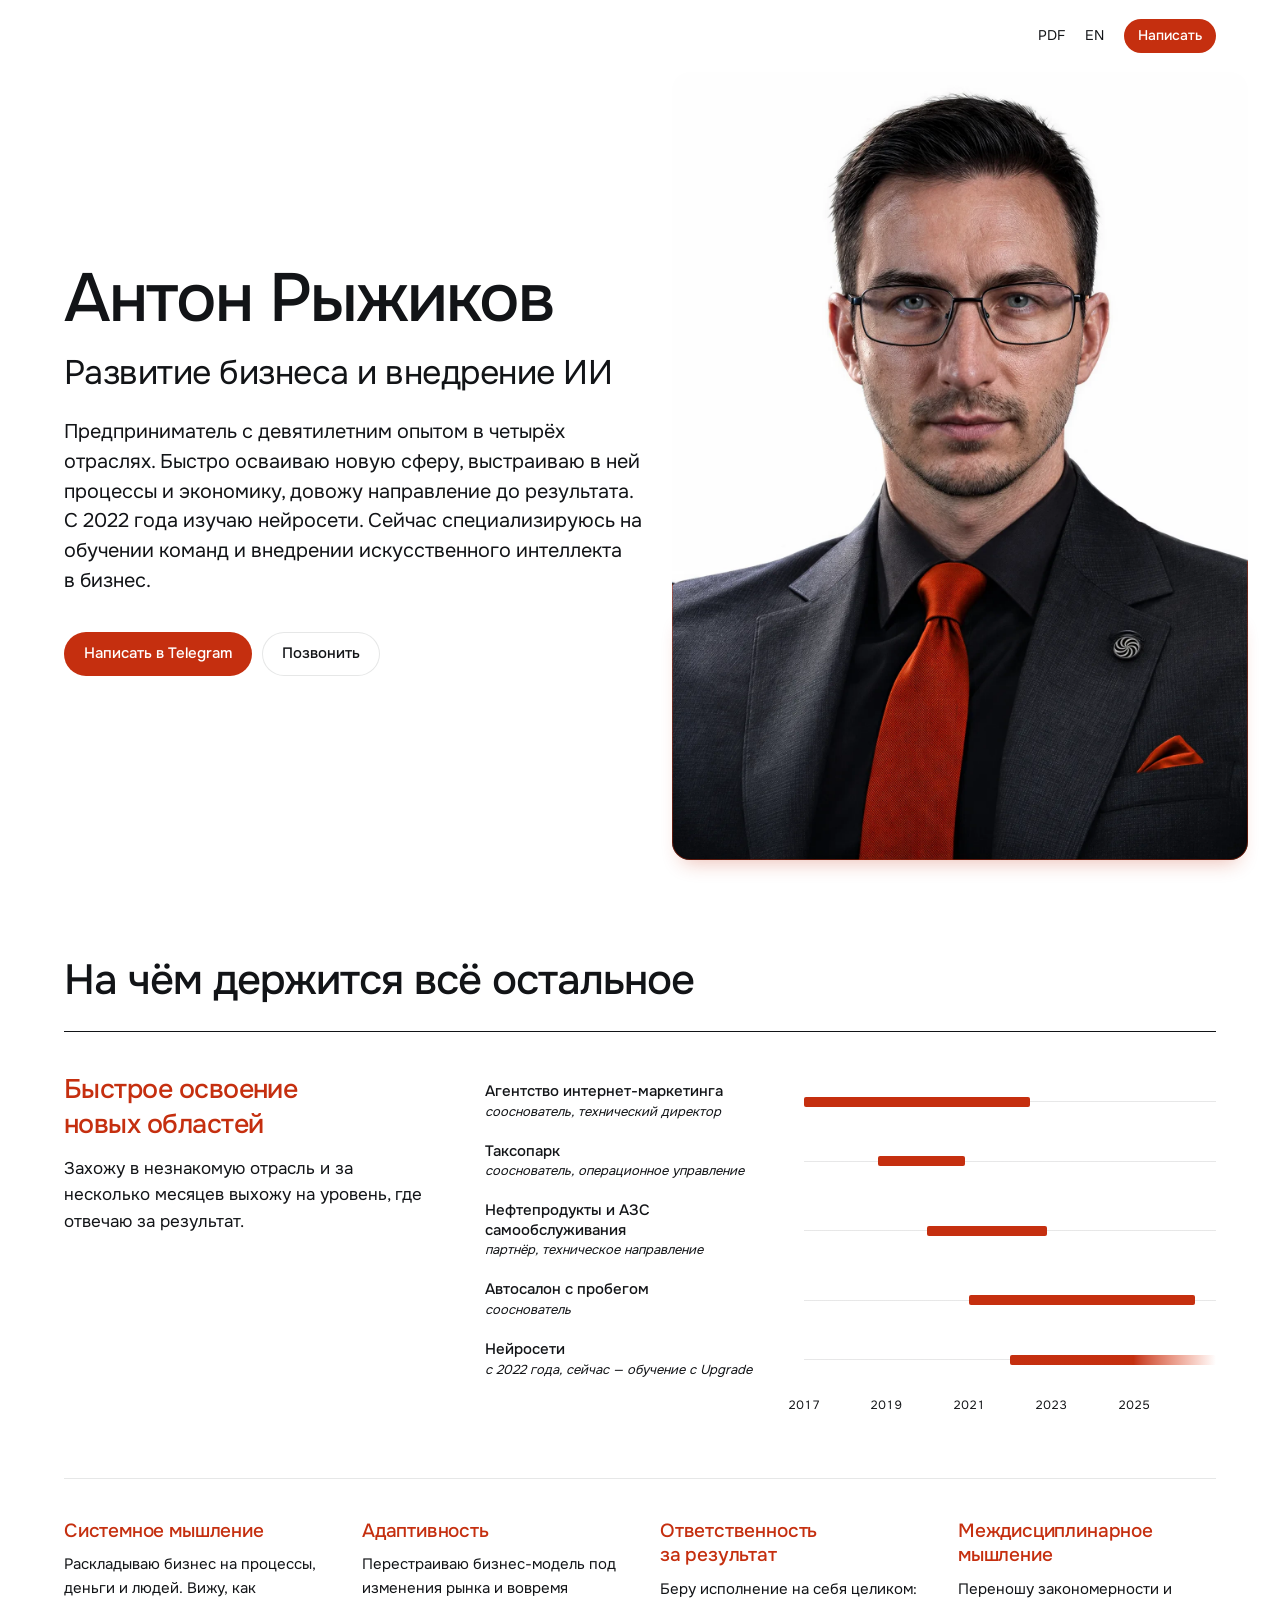
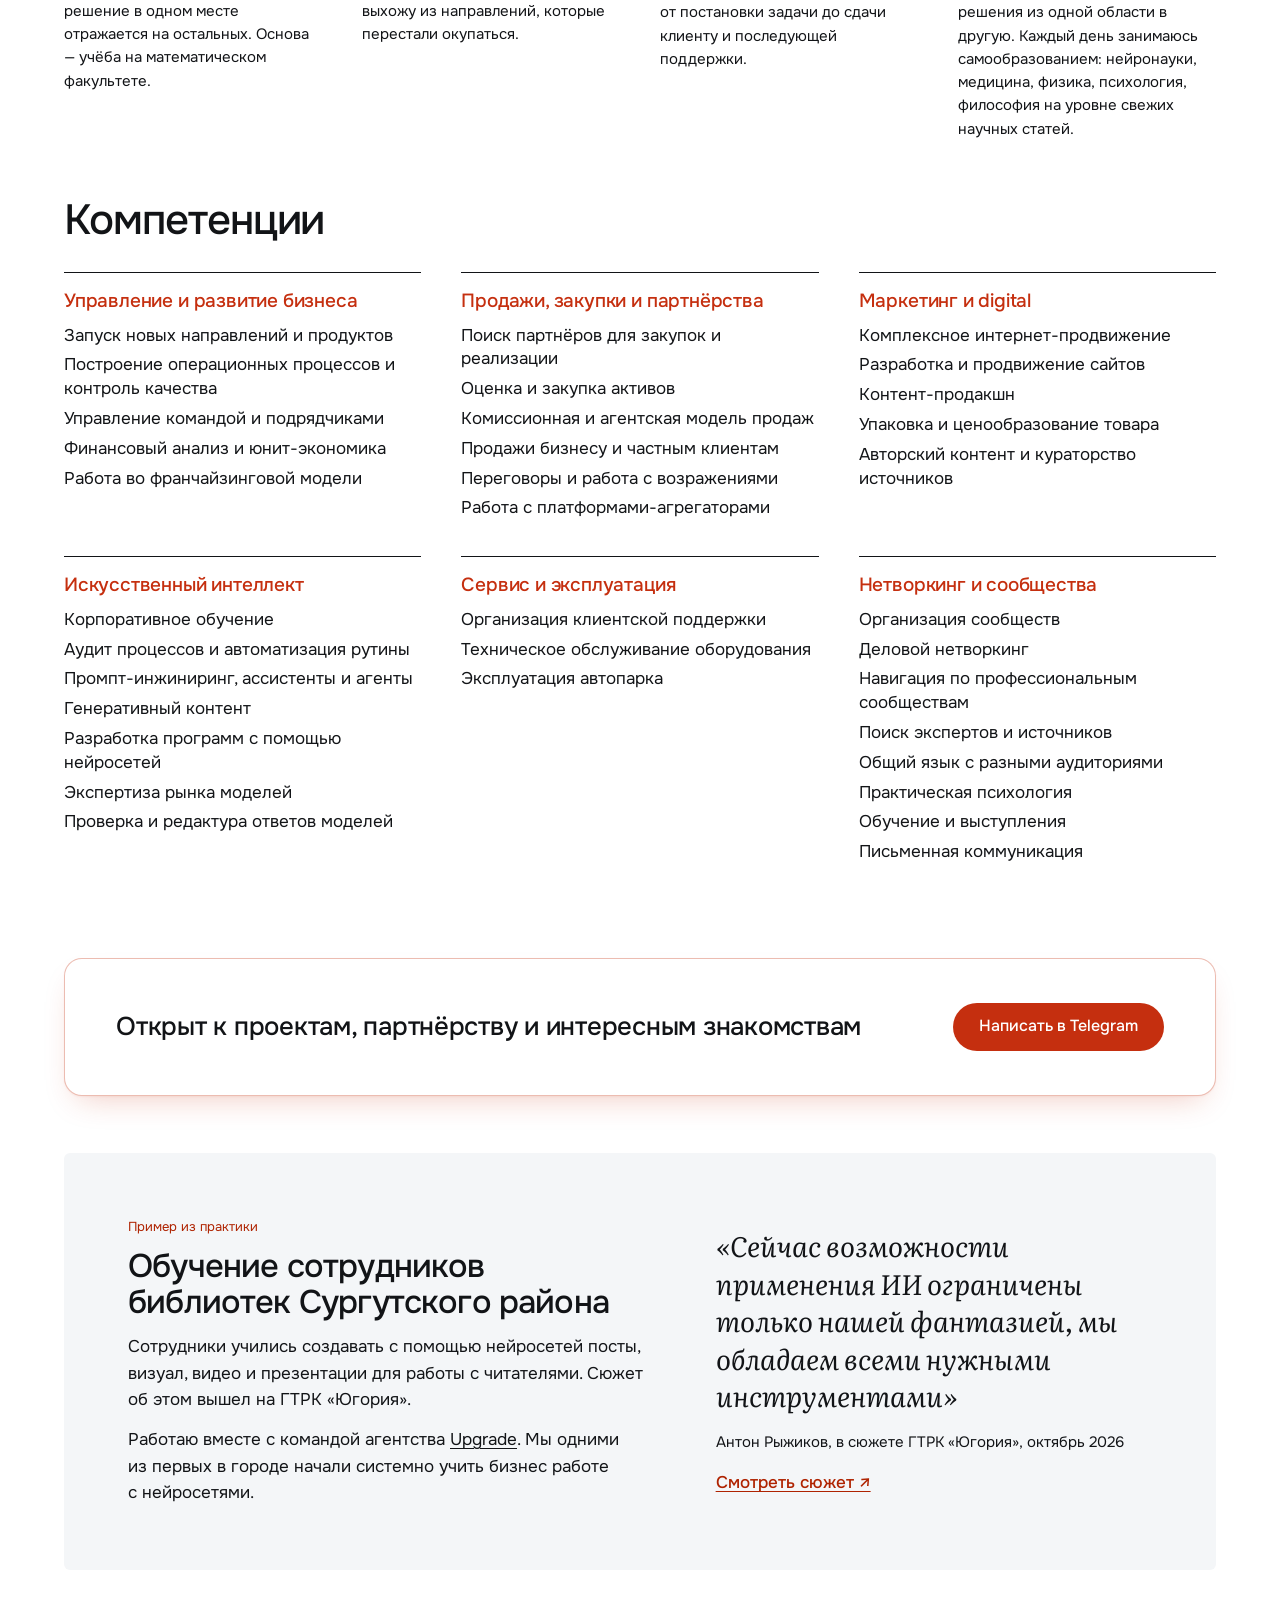
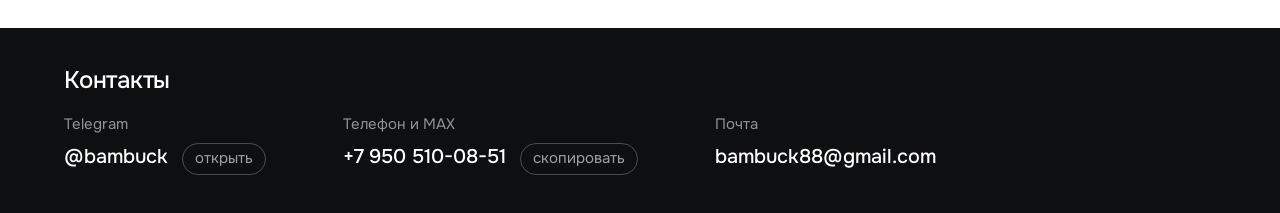
<file: index.html>
<!doctype html>
<html lang="ru">
<head>
<meta charset="utf-8">
<meta name="viewport" content="width=device-width, initial-scale=1">
<title>Антон Рыжиков — развитие бизнеса и внедрение ИИ</title>
<meta name="description" content="Предприниматель с девятилетним опытом в четырёх отраслях: запуск направлений, процессы, продажи, маркетинг, внедрение ИИ.">
<meta property="og:title" content="Антон Рыжиков — развитие бизнеса и внедрение ИИ">
<meta property="og:description" content="Предприниматель с девятилетним опытом в четырёх отраслях: запуск направлений, процессы, продажи, маркетинг, внедрение ИИ.">
<meta property="og:type" content="profile">
<link rel="alternate" hreflang="en" href="/index.en">
<link rel="preconnect" href="https://fonts.googleapis.com">
<link rel="preconnect" href="https://fonts.gstatic.com" crossorigin>
<link rel="stylesheet" href="https://fonts.googleapis.com/css2?family=Onest:wght@400;500;600&family=Literata:ital,opsz,wght@0,7..72,400;1,7..72,400&display=swap">
<link rel="stylesheet" href="assets/style.css?v=mwgqnndb">
<script>document.documentElement.classList.add('js')</script>
</head>
<body class="page-cv m-left">
<header class="topbar">
  <div class="wrap topbar__in">
    <a class="topbar__name" href="#top">Антон Рыжиков</a>
    <nav class="topbar__meta" aria-label="Версии страницы">
      <a href="pdf/Ryzhikov-CV-RU.pdf" download>PDF</a>
      <a href="/index.en" hreflang="en" lang="en">EN</a>
      <a class="btn btn--sm" href="https://t.me/bambuck">Написать</a>
    </nav>
  </div>
</header>
<main id="top">


<section class="hero">
  <div class="wrap hero__wrap">
    <div class="hero__copy">
      
      <h1 class="ld" style="--d:1">Антон Рыжиков</h1>
      <p class="role ld" style="--d:2">Развитие бизнеса и внедрение ИИ</p>
      <p class="lead ld" style="--d:3">Предприниматель с девятилетним опытом в четырёх отраслях. Быстро осваиваю новую сферу, выстраиваю в ней процессы и экономику, довожу направление до результата. С 2022 года изучаю нейросети. Сейчас специализируюсь на обучении команд и внедрении искусственного интеллекта в бизнес.</p>
      <div class="actions ld" style="--d:4">
        <a class="btn" href="https://t.me/bambuck">Написать в Telegram</a>
        <a class="btn btn--ghost" href="tel:+79505100851">Позвонить</a>
      </div>
      
      <p class="print-only hero__contacts"><span>Telegram @bambuck</span><span>Телефон и MAX +7 950 510-08-51</span><span>bambuck88@gmail.com</span></p>
    </div>
  </div>
  <figure class="hero__media"><img src="assets/anton-color.webp?v=mwgqnndb" alt="Антон Рыжиков" width="1920" height="1920" fetchpriority="high"></figure>
</section>
<section class="sec wrap" id="meta">
  <div class="shead"><h2>На чём держится всё остальное</h2></div>
  <div class="feature">
    <div class="feature__text">
      <h3>Быстрое освоение новых областей</h3>
      <p>Захожу в незнакомую отрасль и за несколько месяцев выхожу на уровень, где отвечаю за результат.</p>
    </div>
    
<div class="gantt" role="list">
  
  <div class="gantt__row" role="listitem">
    <div class="gantt__label"><b>Агентство интернет-маркетинга</b><span>сооснователь, технический директор</span></div>
    <div class="gantt__track"><span class="gantt__bar grow" style="left:0.00%;width:55.00%;--d:0"></span></div>
  </div>
  <div class="gantt__row" role="listitem">
    <div class="gantt__label"><b>Таксопарк</b><span>сооснователь, операционное управление</span></div>
    <div class="gantt__track"><span class="gantt__bar grow" style="left:18.00%;width:21.00%;--d:1"></span></div>
  </div>
  <div class="gantt__row" role="listitem">
    <div class="gantt__label"><b>Нефтепродукты и АЗС самообслуживания</b><span>партнёр, техническое направление</span></div>
    <div class="gantt__track"><span class="gantt__bar grow" style="left:30.00%;width:29.00%;--d:2"></span></div>
  </div>
  <div class="gantt__row" role="listitem">
    <div class="gantt__label"><b>Автосалон с пробегом</b><span>сооснователь</span></div>
    <div class="gantt__track"><span class="gantt__bar grow" style="left:40.00%;width:55.00%;--d:3"></span></div>
  </div>
  <div class="gantt__row" role="listitem">
    <div class="gantt__label"><b>Нейросети</b><span>с 2022 года, сейчас — обучение с Upgrade</span></div>
    <div class="gantt__track"><span class="gantt__bar grow is-now" style="left:50.00%;width:50.00%;--d:4"></span></div>
  </div>
  <div class="gantt__row gantt__axis" aria-hidden="true">
    <div></div>
    <div class="gantt__track"><span style="left:0.00%">2017</span><span style="left:10.00%">2018</span><span style="left:20.00%">2019</span><span style="left:30.00%">2020</span><span style="left:40.00%">2021</span><span style="left:50.00%">2022</span><span style="left:60.00%">2023</span><span style="left:70.00%">2024</span><span style="left:80.00%">2025</span><span style="left:90.00%">2026</span></div>
  </div>
</div>
  </div>
  <ul class="meta">
    <li><h3>Системное мышление</h3><p>Раскладываю бизнес на процессы, деньги и людей. Вижу, как решение в одном месте отражается на остальных. Основа — учёба на математическом факультете.</p></li>
    <li><h3>Адаптивность</h3><p>Перестраиваю бизнес-модель под изменения рынка и вовремя выхожу из направлений, которые перестали окупаться.</p></li>
    <li><h3>Ответственность за результат</h3><p>Беру исполнение на себя целиком: от постановки задачи до сдачи клиенту и последующей поддержки.</p></li>
    <li><h3>Междисциплинарное мышление</h3><p>Переношу закономерности и решения из одной области в другую. Каждый день занимаюсь самообразованием: нейронауки, медицина, физика, психология, философия на уровне свежих научных статей.</p></li>
  </ul>
</section>
<section class="sec wrap" id="competencies">
  <div class="shead"><h2>Компетенции</h2></div>
  <div class="skills">
    <section><h3>Управление и развитие бизнеса</h3><ul><li>Запуск новых направлений и продуктов</li><li>Построение операционных процессов и контроль качества</li><li>Управление командой и подрядчиками</li><li>Финансовый анализ и юнит-экономика</li><li>Работа во франчайзинговой модели</li></ul></section>
    <section><h3>Продажи, закупки и партнёрства</h3><ul><li>Поиск партнёров для закупок и реализации</li><li>Оценка и закупка активов</li><li>Комиссионная и агентская модель продаж</li><li>Продажи бизнесу и частным клиентам</li><li>Переговоры и работа с возражениями</li><li>Работа с платформами-агрегаторами</li></ul></section>
    <section><h3>Маркетинг и digital</h3><ul><li>Комплексное интернет-продвижение</li><li>Разработка и продвижение сайтов</li><li>Контент-продакшн</li><li>Упаковка и ценообразование товара</li><li>Авторский контент и кураторство источников</li></ul></section>
    <section><h3>Искусственный интеллект</h3><ul><li>Корпоративное обучение</li><li>Аудит процессов и автоматизация рутины</li><li>Промпт-инжиниринг, ассистенты и агенты</li><li>Генеративный контент</li><li>Разработка программ с помощью нейросетей</li><li>Экспертиза рынка моделей</li><li>Проверка и редактура ответов моделей</li></ul></section>
    <section><h3>Сервис и эксплуатация</h3><ul><li>Организация клиентской поддержки</li><li>Техническое обслуживание оборудования</li><li>Эксплуатация автопарка</li></ul></section>
    <section><h3>Нетворкинг и сообщества</h3><ul><li>Организация сообществ</li><li>Деловой нетворкинг</li><li>Навигация по профессиональным сообществам</li><li>Поиск экспертов и источников</li><li>Общий язык с разными аудиториями</li><li>Практическая психология</li><li>Обучение и выступления</li><li>Письменная коммуникация</li></ul></section>
  </div>
</section>

<section class="wrap cta no-print">
  <div class="cta__in">
    <h2 class="cta__title">Открыт к проектам, партнёрству и интересным знакомствам</h2>
    <div class="cta__act">
      <a class="btn cta__btn" href="https://t.me/bambuck">Написать в Telegram</a>
    </div>
  </div>
</section>

<section class="sec wrap" id="case">
  <div class="showcase">
    <div class="showcase__text">
      <p class="case__label">Пример из практики</p>
      <h2>Обучение сотрудников библиотек Сургутского района</h2>
      <p>Сотрудники учились создавать с помощью нейросетей посты, визуал, видео и презентации для работы с читателями. Сюжет об этом вышел на ГТРК «Югория».</p>
      <p>Работаю вместе с командой агентства <a href="https://upgrade-agency.ru/" target="_blank" rel="noopener">Upgrade</a>. Мы одними из первых в городе начали системно учить бизнес работе с нейросетями.</p>
    </div>
    <figure class="showcase__quote">
      <blockquote class="quote">Сейчас возможности применения ИИ ограничены только нашей фантазией, мы обладаем всеми нужными инструментами</blockquote>
      <figcaption>Антон Рыжиков, в сюжете ГТРК «Югория», октябрь 2026</figcaption>
      <a class="link no-print" href="https://ugoriatv.ru/news/2026/10/08/145247" target="_blank" rel="noopener">Смотреть сюжет ↗</a>
    </figure>
  </div>
</section>

<section class="band" id="contacts">
  <div class="wrap band__in">
    <div class="band__head">
      <h2 class="band__label">Контакты</h2>
      
    </div>
    <ul class="clist">
      <li><span class="clabel">Telegram</span><span class="cbox"><a class="cval" href="https://t.me/bambuck">@bambuck</a><a class="ccopy" href="https://t.me/bambuck">открыть</a></span></li>
      <li><span class="clabel">Телефон и MAX</span><span class="cbox"><a class="cval" href="tel:+79505100851">+7 950 510-08-51</a><button class="ccopy" type="button" data-copy="+7 950 510-08-51" data-done="скопирован">скопировать</button></span></li>
      <li><span class="clabel">Почта</span><a class="cval" href="mailto:bambuck88@gmail.com">bambuck88@gmail.com</a></li>
    </ul>
  </div>
</section>
</main>
<script src="assets/site.js?v=mwgqnndb" defer></script>
</body>
</html>
</file>
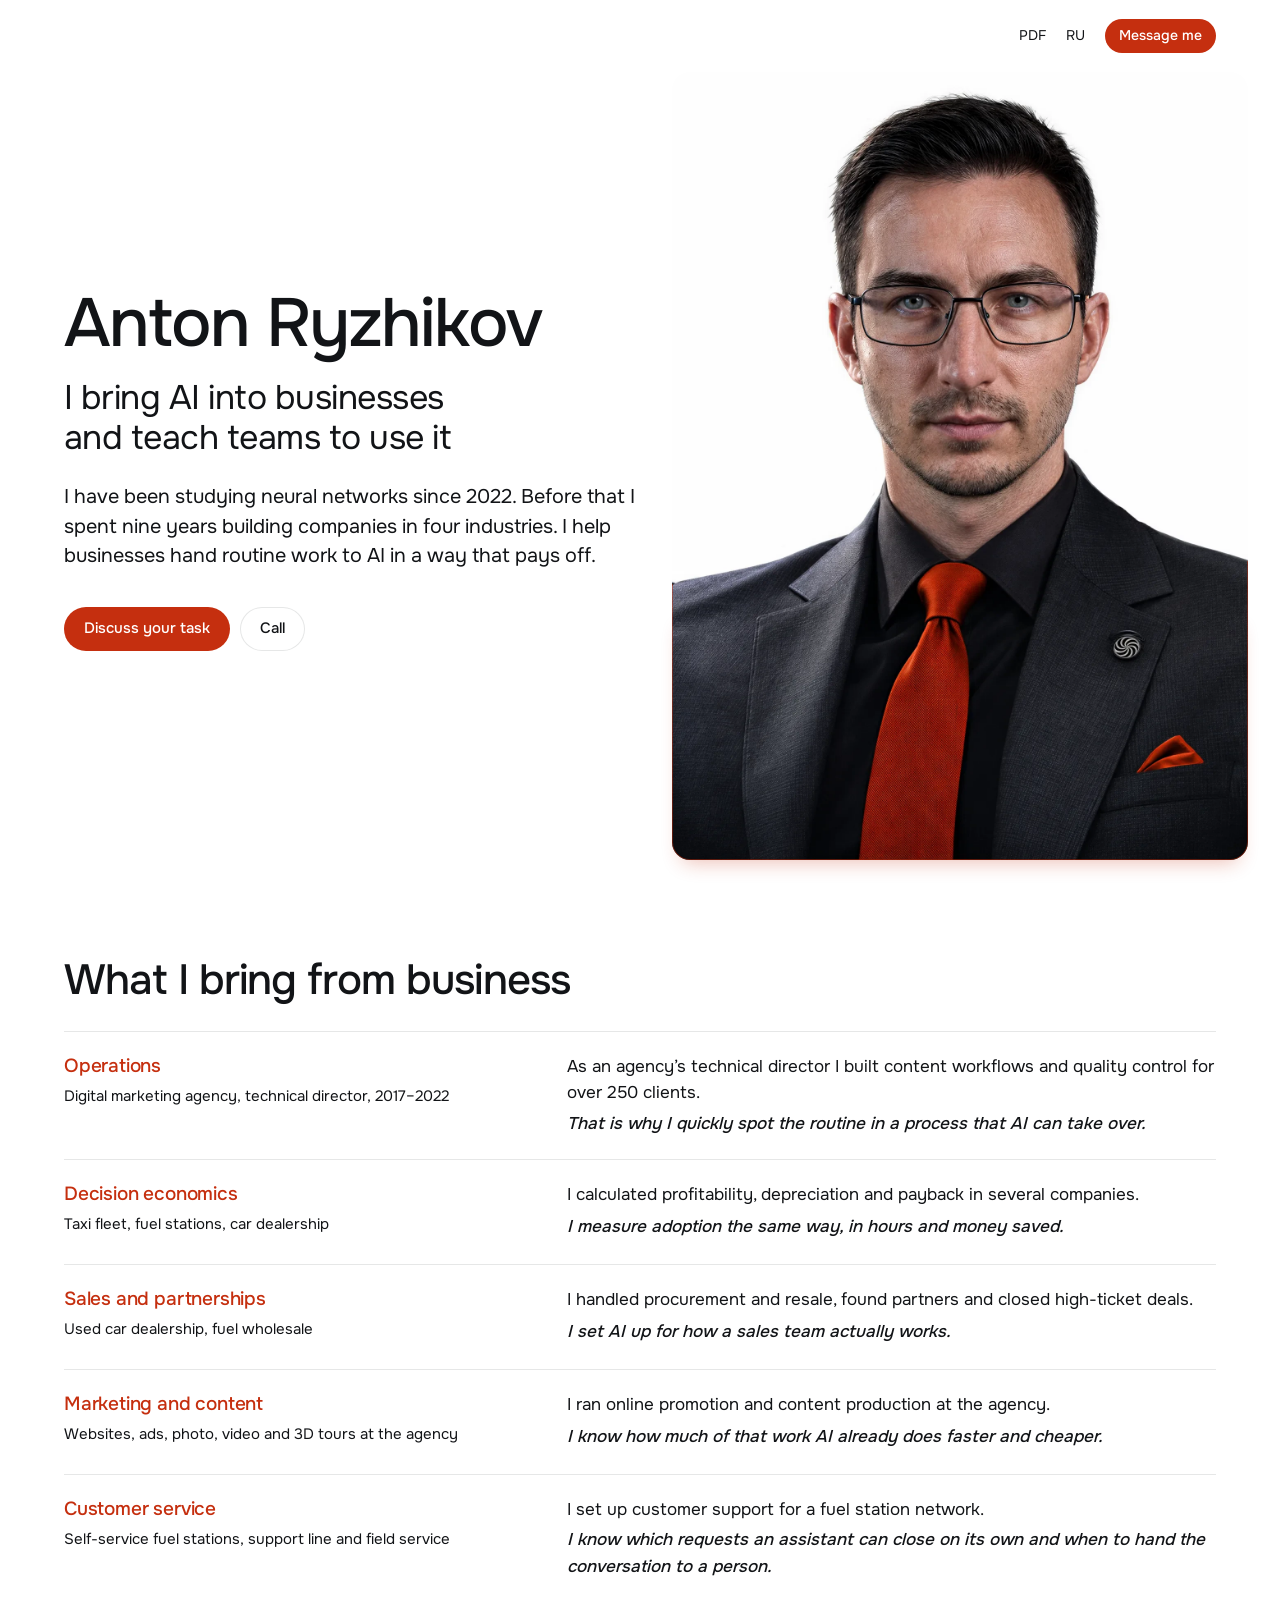
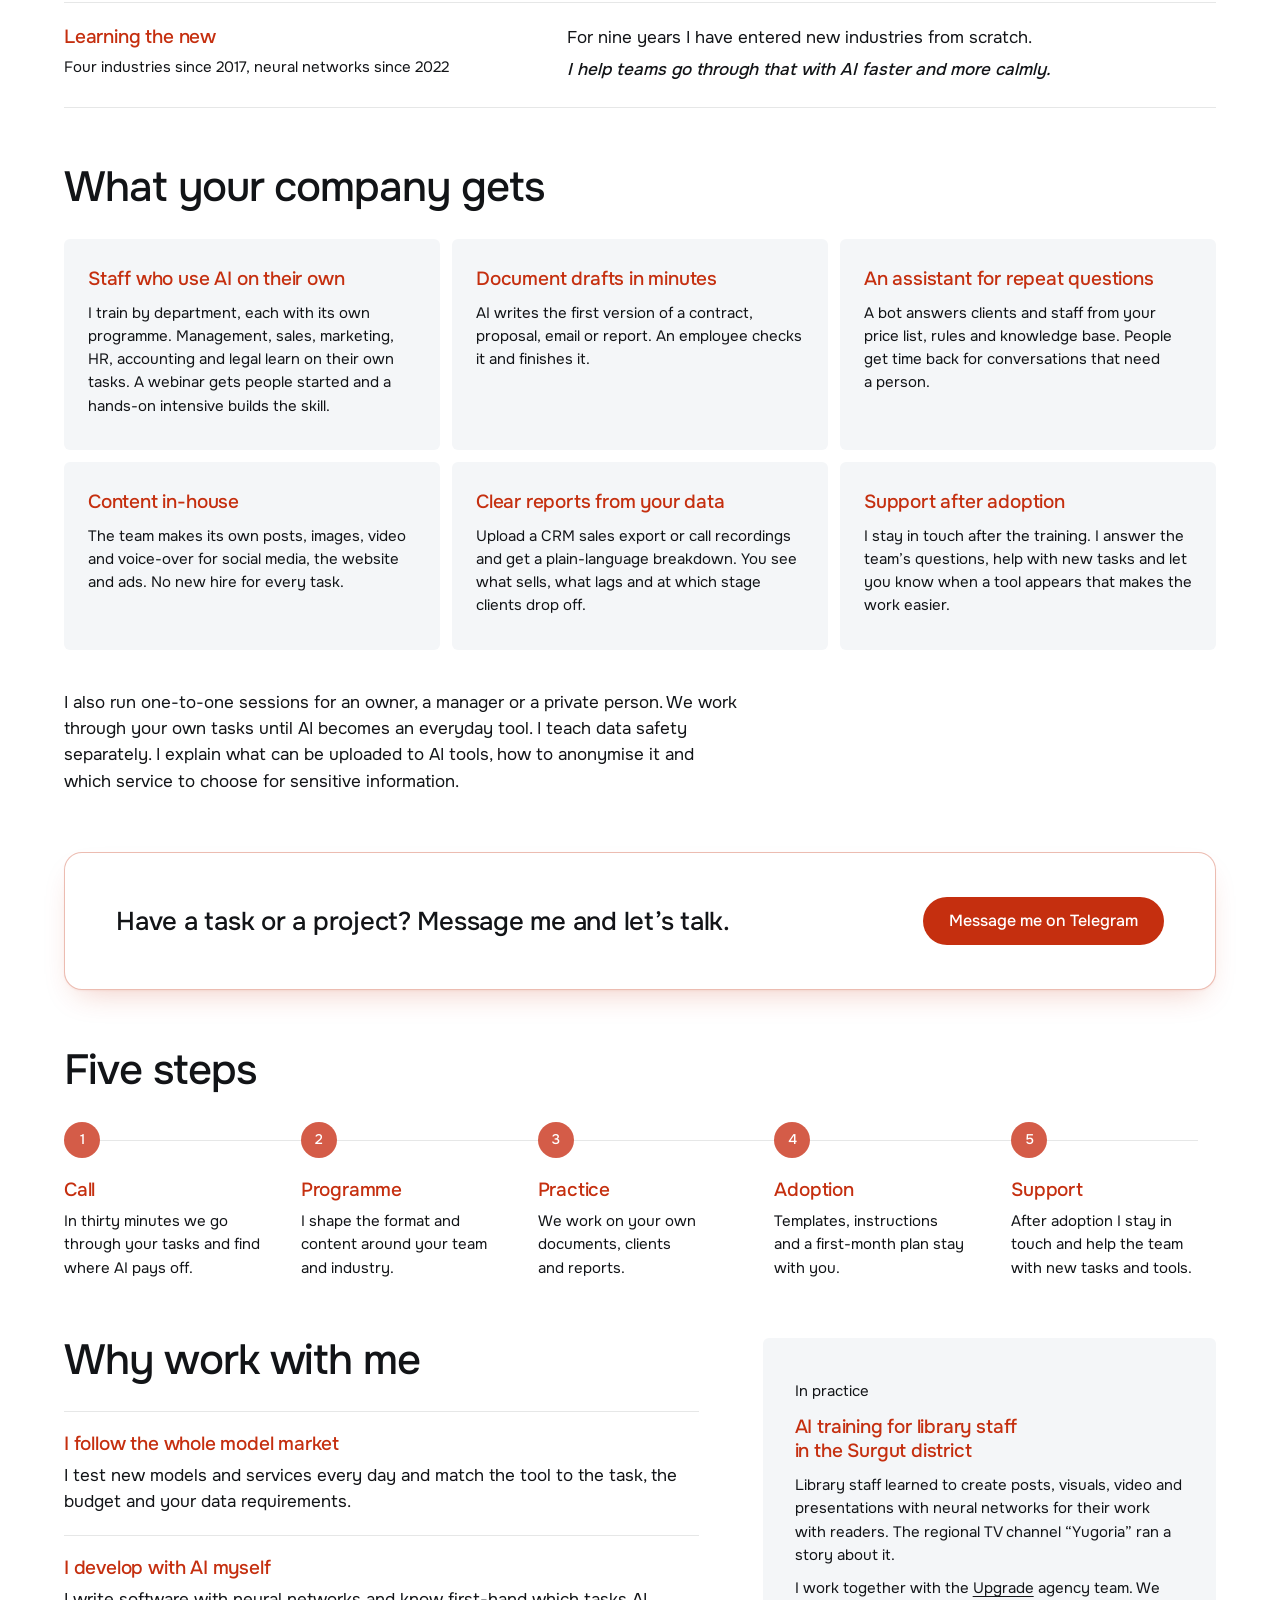
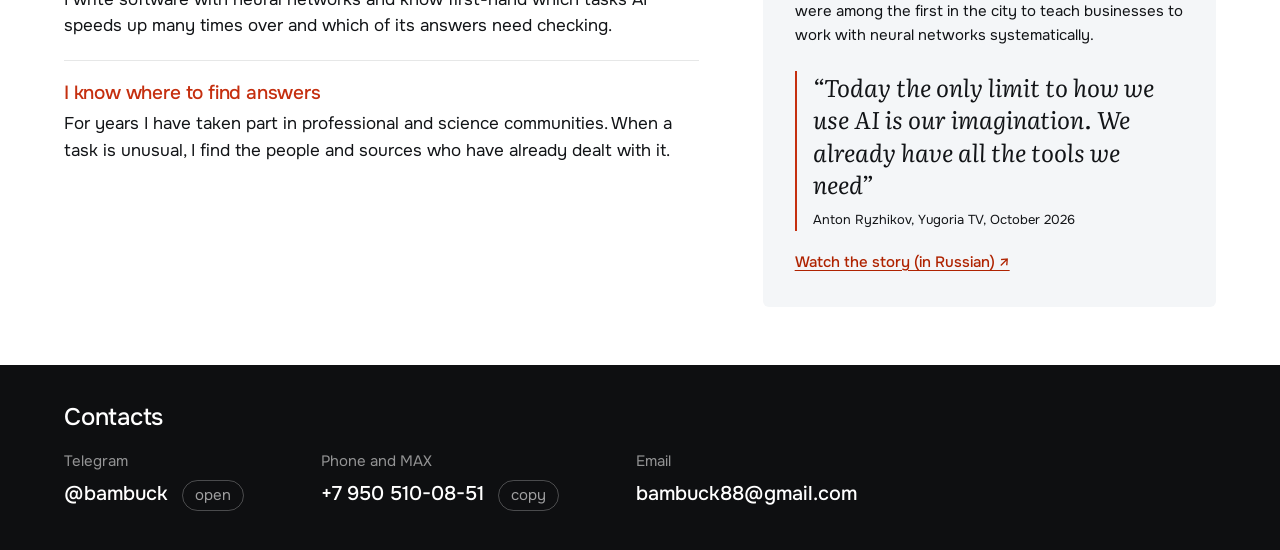
<file: ai.en.html>
<!doctype html>
<html lang="en">
<head>
<meta charset="utf-8">
<meta name="viewport" content="width=device-width, initial-scale=1">
<title>Anton Ryzhikov · AI adoption and team training</title>
<meta name="description" content="I train teams to work with neural networks, find tasks to automate, choose the right tools and support you after adoption. Nine years of business management experience.">
<meta property="og:title" content="Anton Ryzhikov · AI adoption and team training">
<meta property="og:description" content="I train teams to work with neural networks, find tasks to automate, choose the right tools and support you after adoption. Nine years of business management experience.">
<meta property="og:type" content="profile">
<link rel="alternate" hreflang="ru" href="/ai">
<link rel="preconnect" href="https://fonts.googleapis.com">
<link rel="preconnect" href="https://fonts.gstatic.com" crossorigin>
<link rel="stylesheet" href="https://fonts.googleapis.com/css2?family=Onest:wght@400;500;600&family=Literata:ital,opsz,wght@0,7..72,400;1,7..72,400&display=swap">
<link rel="stylesheet" href="assets/style.css?v=mwgqnndb">
<script>document.documentElement.classList.add('js')</script>
</head>
<body class="page-ai m-left">
<header class="topbar">
  <div class="wrap topbar__in">
    <a class="topbar__name" href="#top">Anton Ryzhikov</a>
    <nav class="topbar__meta" aria-label="Page versions">
      <a href="pdf/Ryzhikov-AI-EN.pdf" download>PDF</a>
      <a href="/ai" hreflang="ru" lang="ru">RU</a>
      <a class="btn btn--sm" href="https://t.me/bambuck">Message me</a>
    </nav>
  </div>
</header>
<main id="top">


<section class="hero">
  <div class="wrap hero__wrap">
    <div class="hero__copy">
      
      <h1 class="ld" style="--d:1">Anton Ryzhikov</h1>
      <p class="role ld" style="--d:2">I bring AI into businesses and teach teams to use it</p>
      <p class="lead ld" style="--d:3">I have been studying neural networks since 2022. Before that I spent nine years building companies in four industries. I help businesses hand routine work to AI in a way that pays off.</p>
      <div class="actions ld" style="--d:4">
        <a class="btn" href="https://t.me/bambuck">Discuss your task</a>
        <a class="btn btn--ghost" href="tel:+79505100851">Call</a>
      </div>
      
      <p class="print-only hero__contacts"><span>Telegram @bambuck</span><span>Phone and MAX +7 950 510-08-51</span><span>bambuck88@gmail.com</span></p>
    </div>
  </div>
  <figure class="hero__media"><img src="assets/anton-color.webp?v=mwgqnndb" alt="Anton Ryzhikov" width="1920" height="1920" fetchpriority="high"></figure>
</section>
<section class="sec wrap" id="expertise">
  <div class="shead"><h2>What I bring from business</h2></div>
  <div class="compare">
    <div class="compare__row"><div class="compare__lbl"><h3>Operations</h3><p class="compare__where">Digital marketing agency, technical director, 2017–2022</p></div><p class="compare__from">As an agency’s technical director I built content workflows and quality control for over 250 clients.</p><p class="compare__ai">That is why I quickly spot the routine in a process that AI can take over.</p></div><div class="compare__row"><div class="compare__lbl"><h3>Decision economics</h3><p class="compare__where">Taxi fleet, fuel stations, car dealership</p></div><p class="compare__from">I calculated profitability, depreciation and payback in several companies.</p><p class="compare__ai">I measure adoption the same way, in hours and money saved.</p></div><div class="compare__row"><div class="compare__lbl"><h3>Sales and partnerships</h3><p class="compare__where">Used car dealership, fuel wholesale</p></div><p class="compare__from">I handled procurement and resale, found partners and closed high-ticket deals.</p><p class="compare__ai">I set AI up for how a sales team actually works.</p></div><div class="compare__row"><div class="compare__lbl"><h3>Marketing and content</h3><p class="compare__where">Websites, ads, photo, video and 3D tours at the agency</p></div><p class="compare__from">I ran online promotion and content production at the agency.</p><p class="compare__ai">I know how much of that work AI already does faster and cheaper.</p></div><div class="compare__row"><div class="compare__lbl"><h3>Customer service</h3><p class="compare__where">Self-service fuel stations, support line and field service</p></div><p class="compare__from">I set up customer support for a fuel station network.</p><p class="compare__ai">I know which requests an assistant can close on its own and when to hand the conversation to a person.</p></div><div class="compare__row"><div class="compare__lbl"><h3>Learning the new</h3><p class="compare__where">Four industries since 2017, neural networks since 2022</p></div><p class="compare__from">For nine years I have entered new industries from scratch.</p><p class="compare__ai">I help teams go through that with AI faster and more calmly.</p></div>
  </div>
</section>
<section class="sec wrap" id="services">
  <div class="shead"><h2>What your company gets</h2></div>
  <ul class="tiles">
    <li><h3>Staff who use AI on their own</h3><p>I train by department, each with its own programme. Management, sales, marketing, HR, accounting and legal learn on their own tasks. A webinar gets people started and a hands-on intensive builds the skill.</p></li>
    <li><h3>Document drafts in minutes</h3><p>AI writes the first version of a contract, proposal, email or report. An employee checks it and finishes it.</p></li>
    <li><h3>An assistant for repeat questions</h3><p>A bot answers clients and staff from your price list, rules and knowledge base. People get time back for conversations that need a person.</p></li>
    <li><h3>Content in-house</h3><p>The team makes its own posts, images, video and voice-over for social media, the website and ads. No new hire for every task.</p></li>
    <li><h3>Clear reports from your data</h3><p>Upload a CRM sales export or call recordings and get a plain-language breakdown. You see what sells, what lags and at which stage clients drop off.</p></li>
    <li><h3>Support after adoption</h3><p>I stay in touch after the training. I answer the team’s questions, help with new tasks and let you know when a tool appears that makes the work easier.</p></li>
  </ul>
  <p class="note">I also run one-to-one sessions for an owner, a manager or a private person. We work through your own tasks until AI becomes an everyday tool. I teach data safety separately. I explain what can be uploaded to AI tools, how to anonymise it and which service to choose for sensitive information.</p>
</section>

<section class="wrap cta no-print">
  <div class="cta__in">
    <h2 class="cta__title">Have a task or a project? Message me and let’s talk.</h2>
    <div class="cta__act">
      <a class="btn cta__btn" href="https://t.me/bambuck">Message me on Telegram</a>
    </div>
  </div>
</section>
<section class="sec wrap" id="process">
  <div class="shead"><h2>Five steps</h2></div>
  <ol class="steps">
    <li><span class="steps__n">1</span><h3>Call</h3><p>In thirty minutes we go through your tasks and find where AI pays off.</p></li>
    <li><span class="steps__n">2</span><h3>Programme</h3><p>I shape the format and content around your team and industry.</p></li>
    <li><span class="steps__n">3</span><h3>Practice</h3><p>We work on your own documents, clients and reports.</p></li>
    <li><span class="steps__n">4</span><h3>Adoption</h3><p>Templates, instructions and a first-month plan stay with you.</p></li>
    <li><span class="steps__n">5</span><h3>Support</h3><p>After adoption I stay in touch and help the team with new tasks and tools.</p></li>
  </ol>
</section>
<section class="sec wrap" id="proof">
  <div class="split">
    <div>
      <div class="shead"><h2>Why work with me</h2></div>
      <div class="why"><div><h3>I follow the whole model market</h3><p>I test new models and services every day and match the tool to the task, the budget and your data requirements.</p></div><div><h3>I develop with AI myself</h3><p>I write software with neural networks and know first-hand which tasks AI speeds up many times over and which of its answers need checking.</p></div><div><h3>I know where to find answers</h3><p>For years I have taken part in professional and science communities. When a task is unusual, I find the people and sources who have already dealt with it.</p></div></div>
    </div>
    <aside class="case">
      <p class="case__label">In practice</p>
      <h3>AI training for library staff in the Surgut district</h3>
      <p>Library staff learned to create posts, visuals, video and presentations with neural networks for their work with readers. The regional TV channel “Yugoria” ran a story about it.</p>
      <p>I work together with the <a href="https://upgrade-agency.ru/" target="_blank" rel="noopener">Upgrade</a> agency team. We were among the first in the city to teach businesses to work with neural networks systematically.</p>
      <figure class="case__quote">
        <blockquote class="quote">Today the only limit to how we use AI is our imagination. We already have all the tools we need</blockquote>
        <figcaption>Anton Ryzhikov, Yugoria TV, October 2026</figcaption>
      </figure>
      <a class="link no-print" href="https://ugoriatv.ru/news/2026/10/08/145247" target="_blank" rel="noopener">Watch the story (in Russian) ↗</a>
    </aside>
  </div>
</section>

<section class="band" id="contacts">
  <div class="wrap band__in">
    <div class="band__head">
      <h2 class="band__label">Contacts</h2>
      
    </div>
    <ul class="clist">
      <li><span class="clabel">Telegram</span><span class="cbox"><a class="cval" href="https://t.me/bambuck">@bambuck</a><a class="ccopy" href="https://t.me/bambuck">open</a></span></li>
      <li><span class="clabel">Phone and MAX</span><span class="cbox"><a class="cval" href="tel:+79505100851">+7 950 510-08-51</a><button class="ccopy" type="button" data-copy="+7 950 510-08-51" data-done="copied">copy</button></span></li>
      <li><span class="clabel">Email</span><a class="cval" href="mailto:bambuck88@gmail.com">bambuck88@gmail.com</a></li>
    </ul>
  </div>
</section>
</main>
<script src="assets/site.js?v=mwgqnndb" defer></script>
</body>
</html>
</file>
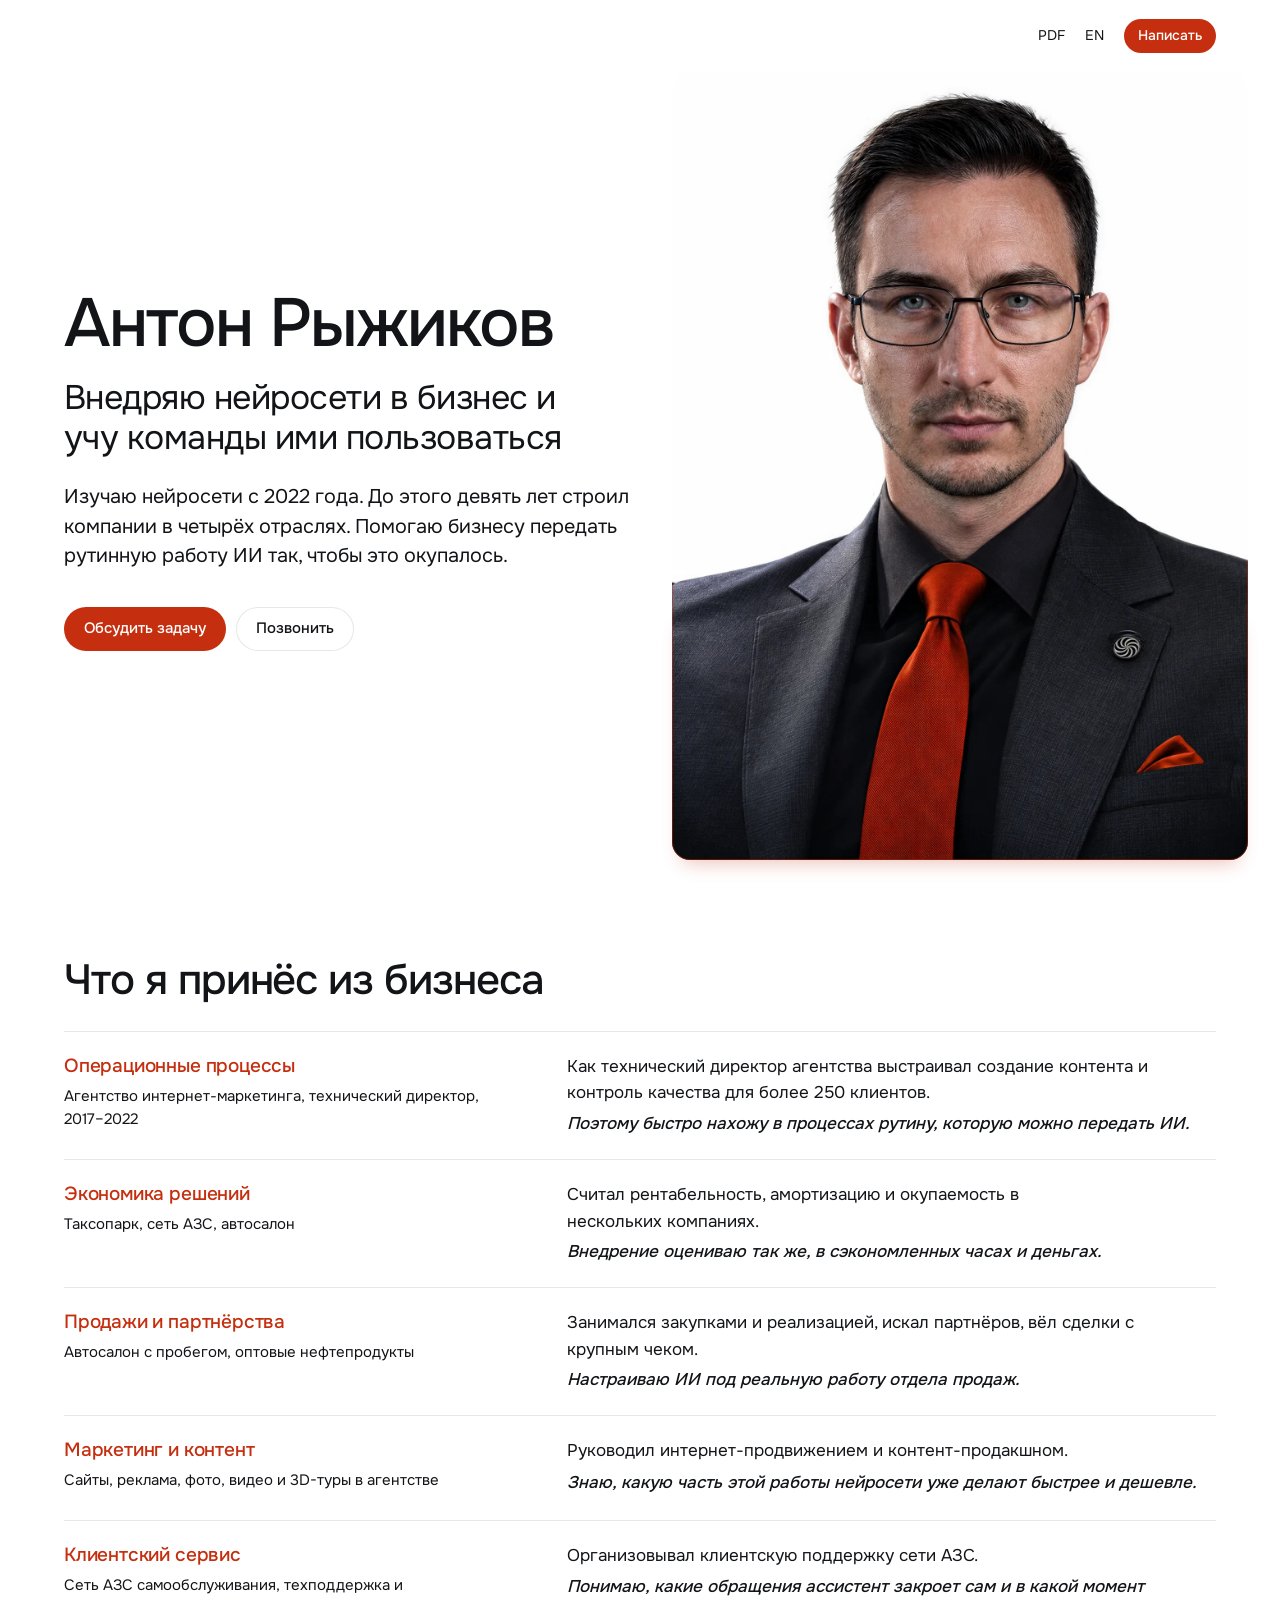
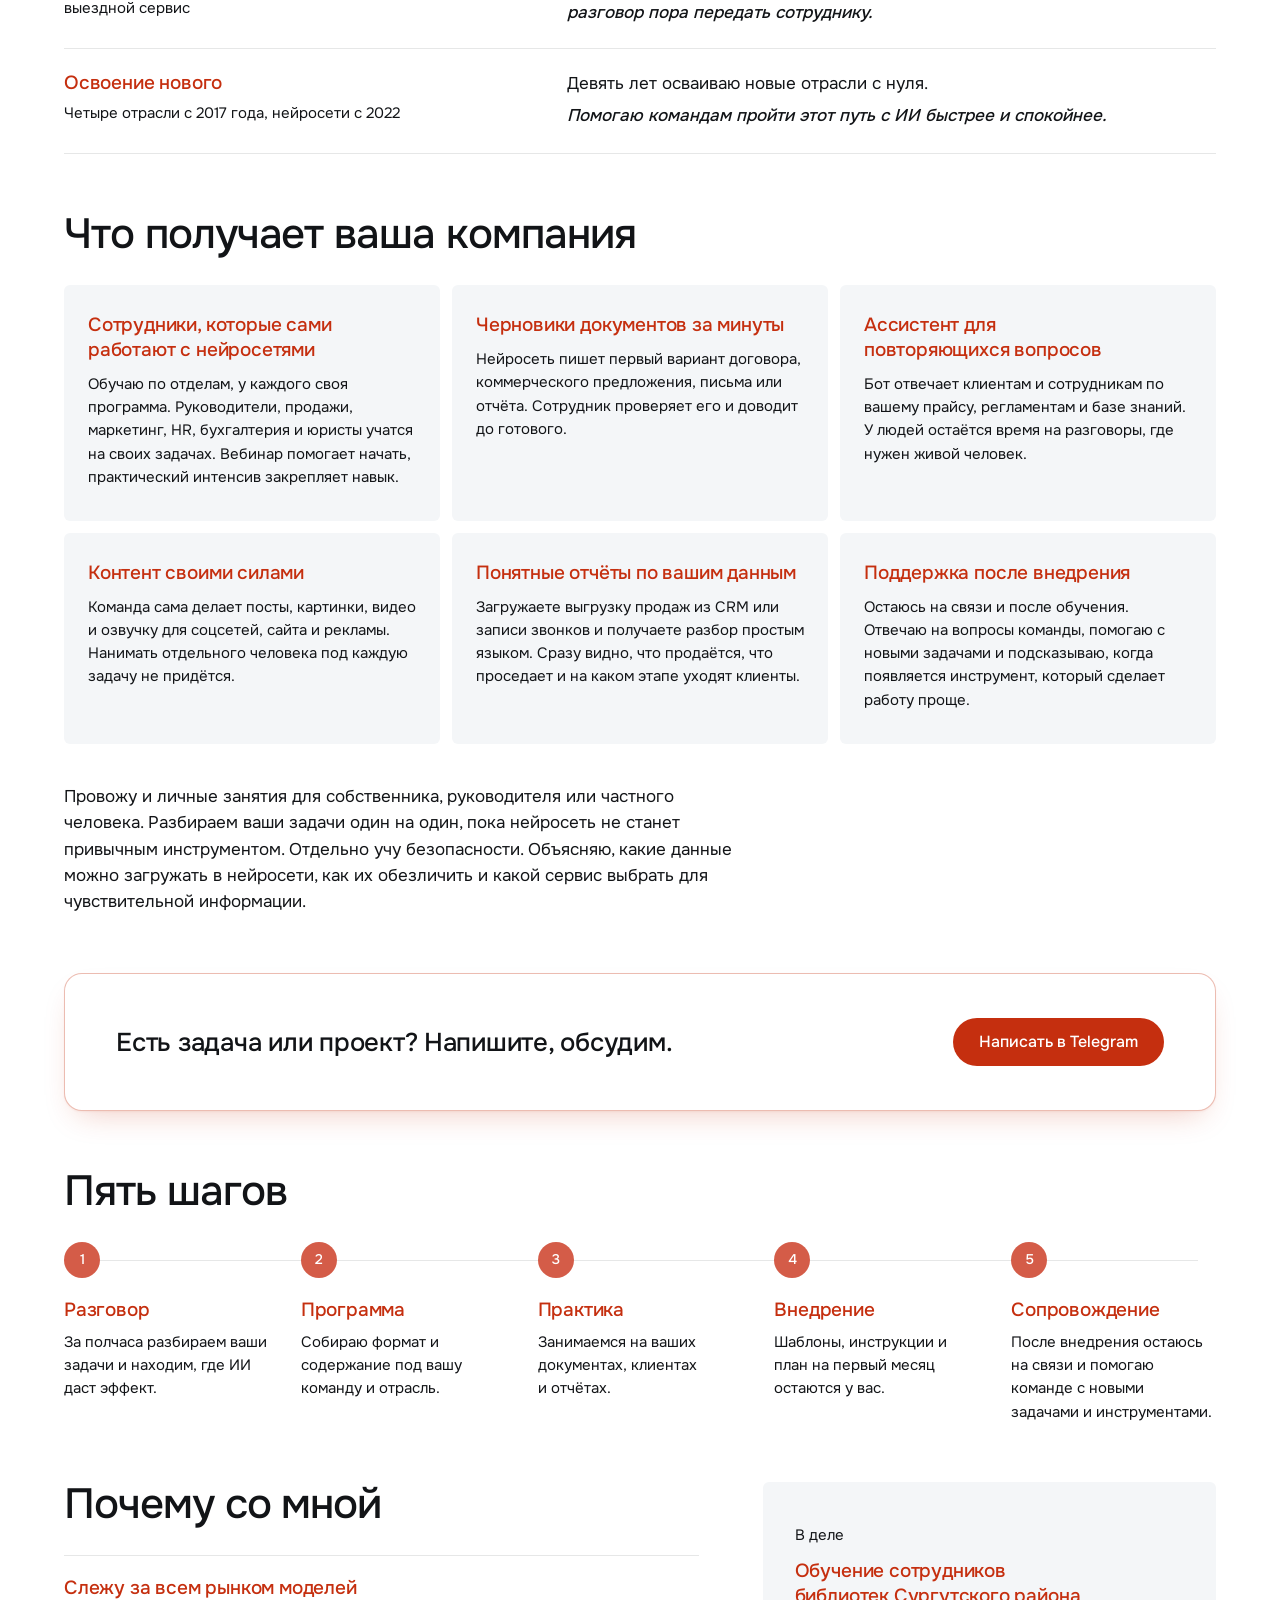
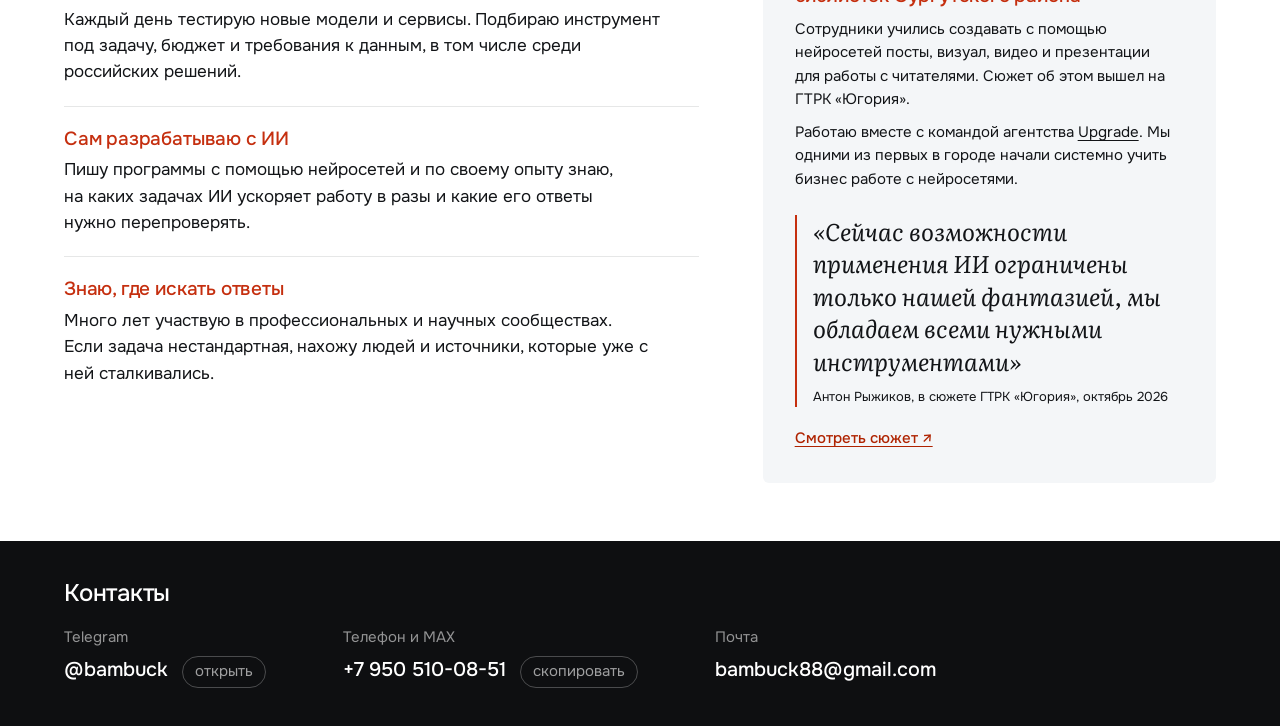
<file: ai.html>
<!doctype html>
<html lang="ru">
<head>
<meta charset="utf-8">
<meta name="viewport" content="width=device-width, initial-scale=1">
<title>Антон Рыжиков · внедрение ИИ и обучение команд</title>
<meta name="description" content="Обучаю команды работе с нейросетями, нахожу задачи для автоматизации, подбираю инструменты и сопровождаю после внедрения. Девять лет опыта в управлении бизнесом.">
<meta property="og:title" content="Антон Рыжиков · внедрение ИИ и обучение команд">
<meta property="og:description" content="Обучаю команды работе с нейросетями, нахожу задачи для автоматизации, подбираю инструменты и сопровождаю после внедрения. Девять лет опыта в управлении бизнесом.">
<meta property="og:type" content="profile">
<link rel="alternate" hreflang="en" href="/ai.en">
<link rel="preconnect" href="https://fonts.googleapis.com">
<link rel="preconnect" href="https://fonts.gstatic.com" crossorigin>
<link rel="stylesheet" href="https://fonts.googleapis.com/css2?family=Onest:wght@400;500;600&family=Literata:ital,opsz,wght@0,7..72,400;1,7..72,400&display=swap">
<link rel="stylesheet" href="assets/style.css?v=mwgqnndb">
<script>document.documentElement.classList.add('js')</script>
</head>
<body class="page-ai m-left">
<header class="topbar">
  <div class="wrap topbar__in">
    <a class="topbar__name" href="#top">Антон Рыжиков</a>
    <nav class="topbar__meta" aria-label="Версии страницы">
      <a href="pdf/Ryzhikov-AI-RU.pdf" download>PDF</a>
      <a href="/ai.en" hreflang="en" lang="en">EN</a>
      <a class="btn btn--sm" href="https://t.me/bambuck">Написать</a>
    </nav>
  </div>
</header>
<main id="top">


<section class="hero">
  <div class="wrap hero__wrap">
    <div class="hero__copy">
      
      <h1 class="ld" style="--d:1">Антон Рыжиков</h1>
      <p class="role ld" style="--d:2">Внедряю нейросети в бизнес и учу команды ими пользоваться</p>
      <p class="lead ld" style="--d:3">Изучаю нейросети с 2022 года. До этого девять лет строил компании в четырёх отраслях. Помогаю бизнесу передать рутинную работу ИИ так, чтобы это окупалось.</p>
      <div class="actions ld" style="--d:4">
        <a class="btn" href="https://t.me/bambuck">Обсудить задачу</a>
        <a class="btn btn--ghost" href="tel:+79505100851">Позвонить</a>
      </div>
      
      <p class="print-only hero__contacts"><span>Telegram @bambuck</span><span>Телефон и MAX +7 950 510-08-51</span><span>bambuck88@gmail.com</span></p>
    </div>
  </div>
  <figure class="hero__media"><img src="assets/anton-color.webp?v=mwgqnndb" alt="Антон Рыжиков" width="1920" height="1920" fetchpriority="high"></figure>
</section>
<section class="sec wrap" id="expertise">
  <div class="shead"><h2>Что я принёс из бизнеса</h2></div>
  <div class="compare">
    <div class="compare__row"><div class="compare__lbl"><h3>Операционные процессы</h3><p class="compare__where">Агентство интернет-маркетинга, технический директор, 2017–2022</p></div><p class="compare__from">Как технический директор агентства выстраивал создание контента и контроль качества для более 250 клиентов.</p><p class="compare__ai">Поэтому быстро нахожу в процессах рутину, которую можно передать ИИ.</p></div><div class="compare__row"><div class="compare__lbl"><h3>Экономика решений</h3><p class="compare__where">Таксопарк, сеть АЗС, автосалон</p></div><p class="compare__from">Считал рентабельность, амортизацию и окупаемость в нескольких компаниях.</p><p class="compare__ai">Внедрение оцениваю так же, в сэкономленных часах и деньгах.</p></div><div class="compare__row"><div class="compare__lbl"><h3>Продажи и партнёрства</h3><p class="compare__where">Автосалон с пробегом, оптовые нефтепродукты</p></div><p class="compare__from">Занимался закупками и реализацией, искал партнёров, вёл сделки с крупным чеком.</p><p class="compare__ai">Настраиваю ИИ под реальную работу отдела продаж.</p></div><div class="compare__row"><div class="compare__lbl"><h3>Маркетинг и контент</h3><p class="compare__where">Сайты, реклама, фото, видео и 3D-туры в агентстве</p></div><p class="compare__from">Руководил интернет-продвижением и контент-продакшном.</p><p class="compare__ai">Знаю, какую часть этой работы нейросети уже делают быстрее и дешевле.</p></div><div class="compare__row"><div class="compare__lbl"><h3>Клиентский сервис</h3><p class="compare__where">Сеть АЗС самообслуживания, техподдержка и выездной сервис</p></div><p class="compare__from">Организовывал клиентскую поддержку сети АЗС.</p><p class="compare__ai">Понимаю, какие обращения ассистент закроет сам и в какой момент разговор пора передать сотруднику.</p></div><div class="compare__row"><div class="compare__lbl"><h3>Освоение нового</h3><p class="compare__where">Четыре отрасли с 2017 года, нейросети с 2022</p></div><p class="compare__from">Девять лет осваиваю новые отрасли с нуля.</p><p class="compare__ai">Помогаю командам пройти этот путь с ИИ быстрее и спокойнее.</p></div>
  </div>
</section>
<section class="sec wrap" id="services">
  <div class="shead"><h2>Что получает ваша компания</h2></div>
  <ul class="tiles">
    <li><h3>Сотрудники, которые сами работают с нейросетями</h3><p>Обучаю по отделам, у каждого своя программа. Руководители, продажи, маркетинг, HR, бухгалтерия и юристы учатся на своих задачах. Вебинар помогает начать, практический интенсив закрепляет навык.</p></li>
    <li><h3>Черновики документов за минуты</h3><p>Нейросеть пишет первый вариант договора, коммерческого предложения, письма или отчёта. Сотрудник проверяет его и доводит до готового.</p></li>
    <li><h3>Ассистент для повторяющихся вопросов</h3><p>Бот отвечает клиентам и сотрудникам по вашему прайсу, регламентам и базе знаний. У людей остаётся время на разговоры, где нужен живой человек.</p></li>
    <li><h3>Контент своими силами</h3><p>Команда сама делает посты, картинки, видео и озвучку для соцсетей, сайта и рекламы. Нанимать отдельного человека под каждую задачу не придётся.</p></li>
    <li><h3>Понятные отчёты по вашим данным</h3><p>Загружаете выгрузку продаж из CRM или записи звонков и получаете разбор простым языком. Сразу видно, что продаётся, что проседает и на каком этапе уходят клиенты.</p></li>
    <li><h3>Поддержка после внедрения</h3><p>Остаюсь на связи и после обучения. Отвечаю на вопросы команды, помогаю с новыми задачами и подсказываю, когда появляется инструмент, который сделает работу проще.</p></li>
  </ul>
  <p class="note">Провожу и личные занятия для собственника, руководителя или частного человека. Разбираем ваши задачи один на один, пока нейросеть не станет привычным инструментом. Отдельно учу безопасности. Объясняю, какие данные можно загружать в нейросети, как их обезличить и какой сервис выбрать для чувствительной информации.</p>
</section>

<section class="wrap cta no-print">
  <div class="cta__in">
    <h2 class="cta__title">Есть задача или проект? Напишите, обсудим.</h2>
    <div class="cta__act">
      <a class="btn cta__btn" href="https://t.me/bambuck">Написать в Telegram</a>
    </div>
  </div>
</section>
<section class="sec wrap" id="process">
  <div class="shead"><h2>Пять шагов</h2></div>
  <ol class="steps">
    <li><span class="steps__n">1</span><h3>Разговор</h3><p>За полчаса разбираем ваши задачи и находим, где ИИ даст эффект.</p></li>
    <li><span class="steps__n">2</span><h3>Программа</h3><p>Собираю формат и содержание под вашу команду и отрасль.</p></li>
    <li><span class="steps__n">3</span><h3>Практика</h3><p>Занимаемся на ваших документах, клиентах и отчётах.</p></li>
    <li><span class="steps__n">4</span><h3>Внедрение</h3><p>Шаблоны, инструкции и план на первый месяц остаются у вас.</p></li>
    <li><span class="steps__n">5</span><h3>Сопровождение</h3><p>После внедрения остаюсь на связи и помогаю команде с новыми задачами и инструментами.</p></li>
  </ol>
</section>
<section class="sec wrap" id="proof">
  <div class="split">
    <div>
      <div class="shead"><h2>Почему со мной</h2></div>
      <div class="why"><div><h3>Слежу за всем рынком моделей</h3><p>Каждый день тестирую новые модели и сервисы. Подбираю инструмент под задачу, бюджет и требования к данным, в том числе среди российских решений.</p></div><div><h3>Сам разрабатываю с ИИ</h3><p>Пишу программы с помощью нейросетей и по своему опыту знаю, на каких задачах ИИ ускоряет работу в разы и какие его ответы нужно перепроверять.</p></div><div><h3>Знаю, где искать ответы</h3><p>Много лет участвую в профессиональных и научных сообществах. Если задача нестандартная, нахожу людей и источники, которые уже с ней сталкивались.</p></div></div>
    </div>
    <aside class="case">
      <p class="case__label">В деле</p>
      <h3>Обучение сотрудников библиотек Сургутского района</h3>
      <p>Сотрудники учились создавать с помощью нейросетей посты, визуал, видео и презентации для работы с читателями. Сюжет об этом вышел на ГТРК «Югория».</p>
      <p>Работаю вместе с командой агентства <a href="https://upgrade-agency.ru/" target="_blank" rel="noopener">Upgrade</a>. Мы одними из первых в городе начали системно учить бизнес работе с нейросетями.</p>
      <figure class="case__quote">
        <blockquote class="quote">Сейчас возможности применения ИИ ограничены только нашей фантазией, мы обладаем всеми нужными инструментами</blockquote>
        <figcaption>Антон Рыжиков, в сюжете ГТРК «Югория», октябрь 2026</figcaption>
      </figure>
      <a class="link no-print" href="https://ugoriatv.ru/news/2026/10/08/145247" target="_blank" rel="noopener">Смотреть сюжет ↗</a>
    </aside>
  </div>
</section>

<section class="band" id="contacts">
  <div class="wrap band__in">
    <div class="band__head">
      <h2 class="band__label">Контакты</h2>
      
    </div>
    <ul class="clist">
      <li><span class="clabel">Telegram</span><span class="cbox"><a class="cval" href="https://t.me/bambuck">@bambuck</a><a class="ccopy" href="https://t.me/bambuck">открыть</a></span></li>
      <li><span class="clabel">Телефон и MAX</span><span class="cbox"><a class="cval" href="tel:+79505100851">+7 950 510-08-51</a><button class="ccopy" type="button" data-copy="+7 950 510-08-51" data-done="скопирован">скопировать</button></span></li>
      <li><span class="clabel">Почта</span><a class="cval" href="mailto:bambuck88@gmail.com">bambuck88@gmail.com</a></li>
    </ul>
  </div>
</section>
</main>
<script src="assets/site.js?v=mwgqnndb" defer></script>
</body>
</html>
</file>
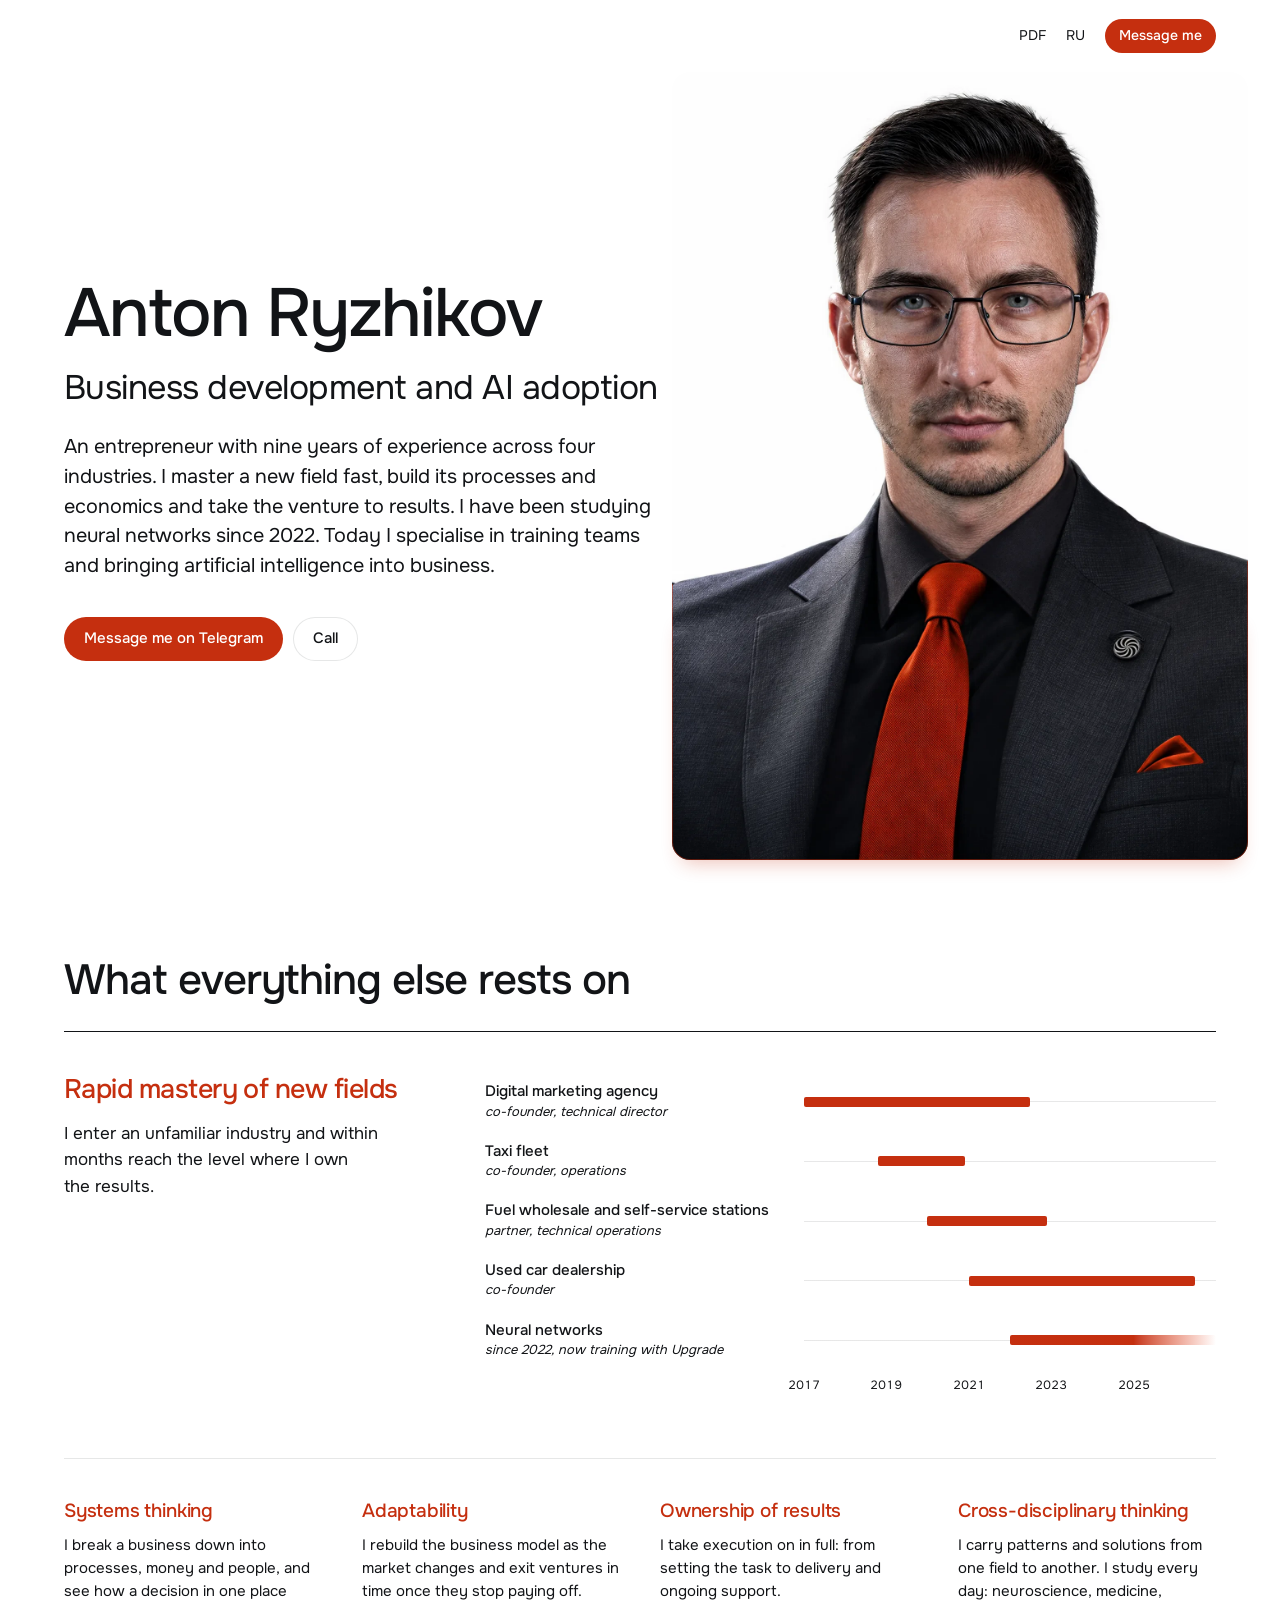
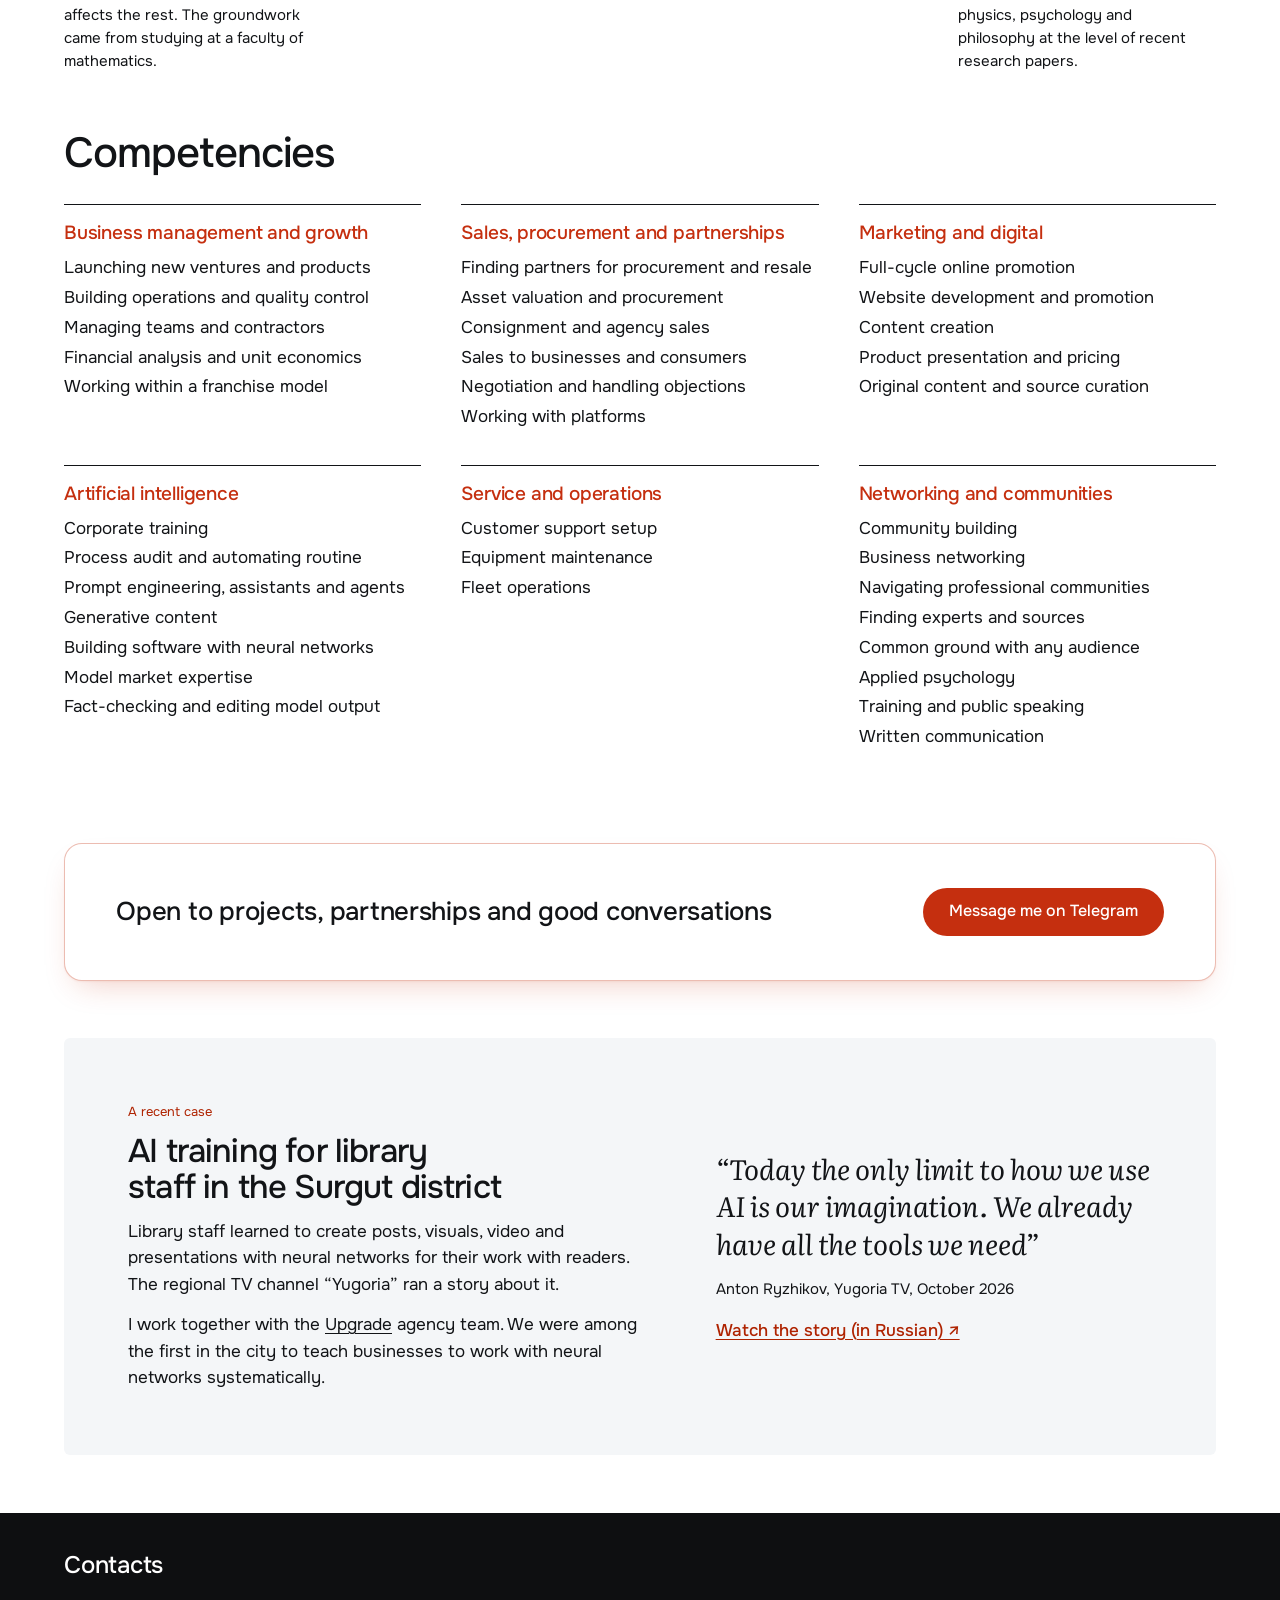
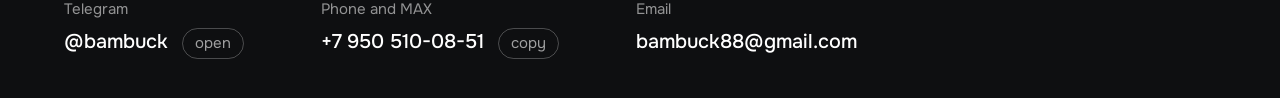
<file: index.en.html>
<!doctype html>
<html lang="en">
<head>
<meta charset="utf-8">
<meta name="viewport" content="width=device-width, initial-scale=1">
<title>Anton Ryzhikov — business development and AI adoption</title>
<meta name="description" content="Entrepreneur with nine years of experience across four industries: launching ventures, operations, sales, marketing, AI adoption.">
<meta property="og:title" content="Anton Ryzhikov — business development and AI adoption">
<meta property="og:description" content="Entrepreneur with nine years of experience across four industries: launching ventures, operations, sales, marketing, AI adoption.">
<meta property="og:type" content="profile">
<link rel="alternate" hreflang="ru" href="/">
<link rel="preconnect" href="https://fonts.googleapis.com">
<link rel="preconnect" href="https://fonts.gstatic.com" crossorigin>
<link rel="stylesheet" href="https://fonts.googleapis.com/css2?family=Onest:wght@400;500;600&family=Literata:ital,opsz,wght@0,7..72,400;1,7..72,400&display=swap">
<link rel="stylesheet" href="assets/style.css?v=mwgqnndb">
<script>document.documentElement.classList.add('js')</script>
</head>
<body class="page-cv m-left">
<header class="topbar">
  <div class="wrap topbar__in">
    <a class="topbar__name" href="#top">Anton Ryzhikov</a>
    <nav class="topbar__meta" aria-label="Page versions">
      <a href="pdf/Ryzhikov-CV-EN.pdf" download>PDF</a>
      <a href="/" hreflang="ru" lang="ru">RU</a>
      <a class="btn btn--sm" href="https://t.me/bambuck">Message me</a>
    </nav>
  </div>
</header>
<main id="top">


<section class="hero">
  <div class="wrap hero__wrap">
    <div class="hero__copy">
      
      <h1 class="ld" style="--d:1">Anton Ryzhikov</h1>
      <p class="role ld" style="--d:2">Business development and AI adoption</p>
      <p class="lead ld" style="--d:3">An entrepreneur with nine years of experience across four industries. I master a new field fast, build its processes and economics and take the venture to results. I have been studying neural networks since 2022. Today I specialise in training teams and bringing artificial intelligence into business.</p>
      <div class="actions ld" style="--d:4">
        <a class="btn" href="https://t.me/bambuck">Message me on Telegram</a>
        <a class="btn btn--ghost" href="tel:+79505100851">Call</a>
      </div>
      
      <p class="print-only hero__contacts"><span>Telegram @bambuck</span><span>Phone and MAX +7 950 510-08-51</span><span>bambuck88@gmail.com</span></p>
    </div>
  </div>
  <figure class="hero__media"><img src="assets/anton-color.webp?v=mwgqnndb" alt="Anton Ryzhikov" width="1920" height="1920" fetchpriority="high"></figure>
</section>
<section class="sec wrap" id="meta">
  <div class="shead"><h2>What everything else rests on</h2></div>
  <div class="feature">
    <div class="feature__text">
      <h3>Rapid mastery of new fields</h3>
      <p>I enter an unfamiliar industry and within months reach the level where I own the results.</p>
    </div>
    
<div class="gantt" role="list">
  
  <div class="gantt__row" role="listitem">
    <div class="gantt__label"><b>Digital marketing agency</b><span>co-founder, technical director</span></div>
    <div class="gantt__track"><span class="gantt__bar grow" style="left:0.00%;width:55.00%;--d:0"></span></div>
  </div>
  <div class="gantt__row" role="listitem">
    <div class="gantt__label"><b>Taxi fleet</b><span>co-founder, operations</span></div>
    <div class="gantt__track"><span class="gantt__bar grow" style="left:18.00%;width:21.00%;--d:1"></span></div>
  </div>
  <div class="gantt__row" role="listitem">
    <div class="gantt__label"><b>Fuel wholesale and self-service stations</b><span>partner, technical operations</span></div>
    <div class="gantt__track"><span class="gantt__bar grow" style="left:30.00%;width:29.00%;--d:2"></span></div>
  </div>
  <div class="gantt__row" role="listitem">
    <div class="gantt__label"><b>Used car dealership</b><span>co-founder</span></div>
    <div class="gantt__track"><span class="gantt__bar grow" style="left:40.00%;width:55.00%;--d:3"></span></div>
  </div>
  <div class="gantt__row" role="listitem">
    <div class="gantt__label"><b>Neural networks</b><span>since 2022, now training with Upgrade</span></div>
    <div class="gantt__track"><span class="gantt__bar grow is-now" style="left:50.00%;width:50.00%;--d:4"></span></div>
  </div>
  <div class="gantt__row gantt__axis" aria-hidden="true">
    <div></div>
    <div class="gantt__track"><span style="left:0.00%">2017</span><span style="left:10.00%">2018</span><span style="left:20.00%">2019</span><span style="left:30.00%">2020</span><span style="left:40.00%">2021</span><span style="left:50.00%">2022</span><span style="left:60.00%">2023</span><span style="left:70.00%">2024</span><span style="left:80.00%">2025</span><span style="left:90.00%">2026</span></div>
  </div>
</div>
  </div>
  <ul class="meta">
    <li><h3>Systems thinking</h3><p>I break a business down into processes, money and people, and see how a decision in one place affects the rest. The groundwork came from studying at a faculty of mathematics.</p></li>
    <li><h3>Adaptability</h3><p>I rebuild the business model as the market changes and exit ventures in time once they stop paying off.</p></li>
    <li><h3>Ownership of results</h3><p>I take execution on in full: from setting the task to delivery and ongoing support.</p></li>
    <li><h3>Cross-disciplinary thinking</h3><p>I carry patterns and solutions from one field to another. I study every day: neuroscience, medicine, physics, psychology and philosophy at the level of recent research papers.</p></li>
  </ul>
</section>
<section class="sec wrap" id="competencies">
  <div class="shead"><h2>Competencies</h2></div>
  <div class="skills">
    <section><h3>Business management and growth</h3><ul><li>Launching new ventures and products</li><li>Building operations and quality control</li><li>Managing teams and contractors</li><li>Financial analysis and unit economics</li><li>Working within a franchise model</li></ul></section>
    <section><h3>Sales, procurement and partnerships</h3><ul><li>Finding partners for procurement and resale</li><li>Asset valuation and procurement</li><li>Consignment and agency sales</li><li>Sales to businesses and consumers</li><li>Negotiation and handling objections</li><li>Working with platforms</li></ul></section>
    <section><h3>Marketing and digital</h3><ul><li>Full-cycle online promotion</li><li>Website development and promotion</li><li>Content creation</li><li>Product presentation and pricing</li><li>Original content and source curation</li></ul></section>
    <section><h3>Artificial intelligence</h3><ul><li>Corporate training</li><li>Process audit and automating routine</li><li>Prompt engineering, assistants and agents</li><li>Generative content</li><li>Building software with neural networks</li><li>Model market expertise</li><li>Fact-checking and editing model output</li></ul></section>
    <section><h3>Service and operations</h3><ul><li>Customer support setup</li><li>Equipment maintenance</li><li>Fleet operations</li></ul></section>
    <section><h3>Networking and communities</h3><ul><li>Community building</li><li>Business networking</li><li>Navigating professional communities</li><li>Finding experts and sources</li><li>Common ground with any audience</li><li>Applied psychology</li><li>Training and public speaking</li><li>Written communication</li></ul></section>
  </div>
</section>

<section class="wrap cta no-print">
  <div class="cta__in">
    <h2 class="cta__title">Open to projects, partnerships and good conversations</h2>
    <div class="cta__act">
      <a class="btn cta__btn" href="https://t.me/bambuck">Message me on Telegram</a>
    </div>
  </div>
</section>

<section class="sec wrap" id="case">
  <div class="showcase">
    <div class="showcase__text">
      <p class="case__label">A recent case</p>
      <h2>AI training for library staff in the Surgut district</h2>
      <p>Library staff learned to create posts, visuals, video and presentations with neural networks for their work with readers. The regional TV channel “Yugoria” ran a story about it.</p>
      <p>I work together with the <a href="https://upgrade-agency.ru/" target="_blank" rel="noopener">Upgrade</a> agency team. We were among the first in the city to teach businesses to work with neural networks systematically.</p>
    </div>
    <figure class="showcase__quote">
      <blockquote class="quote">Today the only limit to how we use AI is our imagination. We already have all the tools we need</blockquote>
      <figcaption>Anton Ryzhikov, Yugoria TV, October 2026</figcaption>
      <a class="link no-print" href="https://ugoriatv.ru/news/2026/10/08/145247" target="_blank" rel="noopener">Watch the story (in Russian) ↗</a>
    </figure>
  </div>
</section>

<section class="band" id="contacts">
  <div class="wrap band__in">
    <div class="band__head">
      <h2 class="band__label">Contacts</h2>
      
    </div>
    <ul class="clist">
      <li><span class="clabel">Telegram</span><span class="cbox"><a class="cval" href="https://t.me/bambuck">@bambuck</a><a class="ccopy" href="https://t.me/bambuck">open</a></span></li>
      <li><span class="clabel">Phone and MAX</span><span class="cbox"><a class="cval" href="tel:+79505100851">+7 950 510-08-51</a><button class="ccopy" type="button" data-copy="+7 950 510-08-51" data-done="copied">copy</button></span></li>
      <li><span class="clabel">Email</span><a class="cval" href="mailto:bambuck88@gmail.com">bambuck88@gmail.com</a></li>
    </ul>
  </div>
</section>
</main>
<script src="assets/site.js?v=mwgqnndb" defer></script>
</body>
</html>
</file>
<file: assets/style.css>
/* Антон Рыжиков — общий стиль трёх форматов
   Система: белый фон, почти чёрный текст, один акцент (киноварь).
   Подпись сайта: красная полоса «сейчас» на шкале опыта. */
:root {
  color-scheme: light;
  --ground: #ffffff;
  --surface: oklch(0.972 0.003 260);
  --ink: oklch(0.19 0.006 260);
  --ink-2: oklch(0.43 0.008 260);
  --ink-3: oklch(0.62 0.008 260);
  --line: oklch(0.19 0.006 260 / 0.1);
  --accent: oklch(0.54 0.19 33);
  --accent-ink: oklch(0.49 0.18 33);
  --night: oklch(0.17 0.004 260);

  --font: "Onest", system-ui, -apple-system, "Segoe UI", sans-serif;
  --serif: "Literata", Georgia, serif;
  --settle: cubic-bezier(.22, 1, .36, 1);
  --soft: cubic-bezier(.33, 1, .68, 1);

  --pad: clamp(16px, 5vw, 72px);
  --sec: clamp(44px, 4.5vw, 64px);
  --fs-h1: clamp(2.5rem, 1.7rem + 3.4vw, 4.25rem);
  --fs-h2: clamp(1.75rem, 1.35rem + 1.6vw, 2.75rem);
  --fs-h3: 1.1875rem;
  --fs-lead: clamp(1.0625rem, 1rem + 0.3vw, 1.25rem);
  --fs-body: 1.0625rem;
  --fs-small: 0.9375rem;
  --fs-label: 0.8125rem;
}

* { box-sizing: border-box; }
html { -webkit-text-size-adjust: 100%; }
body {
  margin: 0; background: var(--ground); color: var(--ink);
  font-family: var(--font); font-size: var(--fs-body); line-height: 1.55;
  font-synthesis: none; -webkit-font-smoothing: antialiased;
}
h1, h2, h3, p, ul, ol, figure, blockquote { margin: 0; }
ul, ol { padding: 0; list-style: none; }
img { display: block; max-width: 100%; }
h1, h2, h3 { font-weight: 500; text-wrap: balance; }
p { text-wrap: pretty; }
a { color: inherit; text-decoration-thickness: 1px; text-underline-offset: 0.2em; }
a:focus-visible, button:focus-visible { outline: 2px solid var(--accent); outline-offset: 2px; border-radius: 2px; }
::selection { background: var(--accent); color: #fff; }
.sr { position: absolute; width: 1px; height: 1px; overflow: hidden; clip: rect(0 0 0 0); }
.print-only { display: none; }

.wrap { width: 100%; max-width: 1280px; margin: 0 auto; padding: 0 var(--pad); }

/* ── Кнопки ─────────────────────────────────────── */
.btn {
  display: inline-flex; align-items: center; justify-content: center;
  height: 44px; padding: 0 20px; border-radius: 999px;
  background: var(--accent); color: #fff; font-size: 0.9375rem; font-weight: 500; text-decoration: none;
  transition: background-color .2s var(--soft), transform .1s var(--soft);
}
.btn:hover { background: var(--accent-ink); }
.btn:active { transform: scale(.98); }
.btn--ghost { background: #fff; color: var(--ink); box-shadow: inset 0 0 0 1px var(--line); }
.btn--ghost:hover { background: var(--surface); }
.btn--sm { height: 34px; padding: 0 14px; font-size: 0.875rem; }

/* ── Навигация: прозрачная поверх первого экрана ─── */
.topbar { position: absolute; top: 0; left: 0; right: 0; z-index: 5; }
.topbar__in { display: flex; align-items: center; justify-content: space-between; height: 72px; }
.topbar__name { font-weight: 500; text-decoration: none; }
.topbar__meta { display: flex; align-items: center; gap: 20px; font-size: 0.875rem; }
.topbar__meta a:not(.btn) { color: var(--ink-2); text-decoration: none; }
.topbar__meta a:not(.btn):hover { color: var(--ink); }

/* ── Первый экран: портрет уходит за верх, правый край и низ ── */
.hero {
  position: relative; overflow: hidden;
  min-height: clamp(600px, 100svh, 1080px);
}
.hero__wrap { position: relative; z-index: 2; min-height: inherit; display: flex; align-items: center; }
.hero__copy { width: 52%; padding: 96px 0 56px; }
.eyebrow { font-size: var(--fs-small); color: var(--ink-2); margin-bottom: 24px; }
.eyebrow b { color: var(--ink); font-weight: 500; }
h1 { font-size: var(--fs-h1); line-height: 1.04; letter-spacing: -0.03em; max-width: 11em; }
.role { margin-top: 16px; font-size: var(--fs-lead); }
.lead { margin-top: 24px; font-size: var(--fs-lead); line-height: 1.5; color: var(--ink-2); max-width: 30em; }
.actions { display: flex; flex-wrap: wrap; gap: 10px; margin-top: 36px; }
.hero__proof { margin-top: 32px; padding-left: 14px; border-left: 2px solid var(--accent); font-size: var(--fs-small); max-width: 28em; }
.hero__proof a { color: var(--ink-2); text-decoration: none; }
.hero__proof a:hover { color: var(--ink); }
.hero__media { position: absolute; top: 0; right: 0; bottom: 0; width: 50%; z-index: 1; }
.hero__media img { width: 100%; height: 100%; object-fit: cover; object-position: 50% 8%; mix-blend-mode: multiply; }

@keyframes rise { from { opacity: 0; transform: translateY(12px); } to { opacity: 1; transform: none; } }
@keyframes fade { from { opacity: 0; } to { opacity: 1; } }
.js .ld { animation: rise .8s var(--settle) both; animation-delay: calc(var(--d, 0) * 70ms); }
.js .hero__media { animation: fade 1.1s var(--soft) both; }
@media (prefers-reduced-motion: reduce) { .js .ld, .js .hero__media { animation: fade .2s linear both; } }

/* ── Секции ─────────────────────────────────────── */
.sec { padding-top: var(--sec); }
.shead { display: flex; flex-wrap: wrap; align-items: baseline; justify-content: space-between; gap: 12px 40px; margin-bottom: 28px; }
h2 { font-size: var(--fs-h2); line-height: 1.08; letter-spacing: -0.025em; max-width: 16em; }
.shead__intro { color: var(--ink-2); max-width: 26em; }
h3 { font-size: var(--fs-h3); line-height: 1.3; letter-spacing: -0.01em; }
.note { margin-top: 40px; max-width: 40em; color: var(--ink-2); }

/* Профиль: метанавык + шкала опыта */
.feature { display: grid; grid-template-columns: minmax(0, 4fr) minmax(0, 8fr); gap: 56px; align-items: start; padding: 40px 0 56px; border-top: 1px solid var(--ink); }
.feature__text h3 { font-size: clamp(1.375rem, 1.2rem + 0.6vw, 1.75rem); letter-spacing: -0.02em; }
.feature__text p { margin-top: 14px; color: var(--ink-2); }
.gantt__row { display: grid; grid-template-columns: minmax(0, 5fr) minmax(0, 7fr); gap: 24px; align-items: center; padding: 10px 0; }
.gantt__label b { display: block; font-weight: 500; font-size: 0.9375rem; line-height: 1.3; }
.gantt__label span { display: block; font-size: var(--fs-label); color: var(--ink-2); }
.gantt__track { position: relative; height: 10px; background: linear-gradient(var(--line), var(--line)) 0 50% / 100% 1px no-repeat; }
.gantt__bar { position: absolute; top: 0; height: 10px; border-radius: 2px; background: var(--ink); transform-origin: left center; }
.gantt__bar.is-now { background: linear-gradient(90deg, var(--accent) 60%, transparent); }
.js .gantt__bar.grow { transform: scaleX(0); transition: transform 1s var(--settle); transition-delay: calc(var(--d, 0) * 90ms); }
.js .gantt__bar.grow.in { transform: none; }
@media (prefers-reduced-motion: reduce) { .js .gantt__bar.grow { transform: none; transition: none; } }
.gantt__axis { padding-top: 6px; }
.gantt__axis .gantt__track { background: none; height: 16px; }
.gantt__axis span { position: absolute; top: 0; font-size: 0.75rem; color: var(--ink-2); font-variant-numeric: tabular-nums; transform: translateX(-50%); }
.gantt__axis span:nth-child(even) { visibility: hidden; }

.meta { display: grid; grid-template-columns: repeat(4, minmax(0, 1fr)); gap: 40px; padding-top: 40px; border-top: 1px solid var(--line); }
.meta p { margin-top: 10px; color: var(--ink-2); font-size: var(--fs-small); }

/* Профиль: навыки группами */
.skills { column-count: 3; column-gap: 40px; }
.skills section { padding-top: 16px; border-top: 1px solid var(--ink); break-inside: avoid; margin-bottom: 36px; }
.skills ul { margin-top: 10px; }
.skills li { color: var(--ink-2); line-height: 1.4; }
.skills li + li { margin-top: 6px; }

/* Профиль: кейс */
.showcase { display: grid; grid-template-columns: minmax(0, 6fr) minmax(0, 5fr); gap: 64px; align-items: center; padding: clamp(32px, 5vw, 64px); background: var(--surface); border-radius: 6px; }
.showcase h2 { font-size: clamp(1.5rem, 1.25rem + 1vw, 2.25rem); }
.showcase__text > p:not(.case__label) { margin-top: 14px; color: var(--ink-2); max-width: 34em; }
.showcase .link { display: inline-block; margin-top: 24px; font-weight: 500; color: var(--accent-ink); }
.showcase__quote .quote { font-size: clamp(1.3rem, 1.1rem + 0.8vw, 1.85rem); }
.showcase__quote figcaption { margin-top: 16px; font-size: var(--fs-small); color: var(--ink-2); }

/* Профиль: матрица навыков × места работы */
.matrix { width: 100%; border-collapse: collapse; }
.matrix thead th { position: sticky; top: 0; z-index: 1; background: var(--ground); font-size: var(--fs-label); font-weight: 400; color: var(--ink-2); padding: 12px 0; text-align: center; border-bottom: 1px solid var(--ink); }
.matrix thead th:first-child { text-align: left; }
.matrix th[scope="row"] { text-align: left; font-weight: 400; padding: 12px 24px 12px 0; width: 52%; }
.matrix .skill { display: block; font-weight: 500; }
.matrix .ex { display: block; margin-top: 2px; font-size: var(--fs-small); color: var(--ink-2); }
.matrix td { text-align: center; border-bottom: 1px solid var(--line); }
.matrix th[scope="row"] { border-bottom: 1px solid var(--line); }
.matrix__group th { text-align: left; font-size: var(--fs-h3); font-weight: 500; letter-spacing: -0.01em; padding: 40px 0 12px; border-bottom: 1px solid var(--line); }
.matrix tbody:first-of-type .matrix__group th { padding-top: 24px; }
.dot { display: inline-block; width: 10px; height: 10px; border-radius: 50%; background: var(--ink); }
.dash { display: inline-block; width: 10px; height: 1px; background: var(--line); vertical-align: middle; }
.matrix tr:hover th[scope="row"] .skill { color: var(--accent-ink); }

.duo { display: grid; grid-template-columns: repeat(2, minmax(0, 1fr)); gap: 40px; padding-top: 32px; border-top: 1px solid var(--line); }
.duo p { margin-top: 8px; color: var(--ink-2); max-width: 30em; }
#education { padding-top: calc(var(--sec) / 2); }

/* ИИ: сопоставление «из бизнеса → во внедрении» */
.compare__head, .compare__row { display: grid; grid-template-columns: minmax(0, 1fr) minmax(0, 1fr); gap: 40px; }
.compare__head { font-size: var(--fs-label); color: var(--ink-2); padding-bottom: 12px; border-bottom: 1px solid var(--ink); }
.compare__head span:last-child { color: var(--accent-ink); }
.compare__row { padding: 22px 0; border-bottom: 1px solid var(--line); }
.compare__row p { margin-top: 6px; color: var(--ink-2); }
.compare { border-top: 1px solid var(--line); }
.compare__row { grid-template-columns: minmax(0, 5fr) minmax(0, 7fr); row-gap: 4px; }
.compare__lbl { grid-column: 1; grid-row: 1 / span 2; }
.compare__lbl h3 { margin: 0; }
.compare__from { grid-column: 2; }
.compare__ai { grid-column: 2; font-weight: 500; }
.compare__row p.compare__from, .compare__row p.compare__ai { margin-top: 0; }
.compare__ai { color: var(--ink) !important; }

/* ИИ: услуги плитками */
.tiles { display: grid; grid-template-columns: repeat(3, minmax(0, 1fr)); gap: 12px; }
.tiles li { background: var(--surface); border-radius: 6px; padding: 28px 24px 32px; transition: background-color .3s var(--soft); }
.tiles li:hover { background: oklch(0.955 0.004 260); }
.tiles p { margin-top: 10px; color: var(--ink-2); font-size: var(--fs-small); }

/* ИИ: шаги — настоящая последовательность */
.steps { display: grid; grid-template-columns: repeat(5, minmax(0, 1fr)); gap: 32px; position: relative; }
.steps::before { content: ""; position: absolute; left: 18px; right: 18px; top: 18px; height: 1px; background: var(--line); }
.steps li { position: relative; }
.steps__n { position: relative; display: grid; place-items: center; width: 36px; height: 36px; border-radius: 50%; background: #fff; box-shadow: inset 0 0 0 1px var(--ink); font-size: 0.875rem; font-variant-numeric: tabular-nums; margin-bottom: 20px; }
.steps li:last-child .steps__n { background: var(--accent); color: #fff; box-shadow: none; }
.steps p { margin-top: 8px; color: var(--ink-2); font-size: var(--fs-small); }

/* ИИ: почему + кейс */
.split { display: grid; grid-template-columns: minmax(0, 7fr) minmax(0, 5fr); gap: 64px; align-items: start; }
.why > div { padding: 20px 0; border-top: 1px solid var(--line); }
.why p { margin-top: 6px; color: var(--ink-2); }
.case { background: var(--surface); border-radius: 6px; padding: 32px; }
.case__label { font-size: var(--fs-label); color: var(--accent-ink); margin-bottom: 12px; }
.case > p { margin-top: 10px; color: var(--ink-2); font-size: var(--fs-small); }
.case__quote { margin-top: 24px; padding-left: 16px; border-left: 2px solid var(--accent); }
.case__quote figcaption { margin-top: 10px; font-size: var(--fs-label); color: var(--ink-2); }
.case .link { display: inline-block; margin-top: 20px; font-size: var(--fs-small); font-weight: 500; color: var(--accent-ink); }

.quote { font-family: var(--serif); font-style: italic; font-size: clamp(1.2rem, 1.05rem + 0.6vw, 1.5rem); line-height: 1.35; }
.quote::before { content: "«"; } .quote::after { content: "»"; }
:lang(en) .quote::before { content: "\201C"; } :lang(en) .quote::after { content: "\201D"; }

/* Неформальный: колонка для чтения */
.story { max-width: 40rem; margin: 0 auto; }
.story h2 { margin-bottom: 40px; }
.story p { font-family: var(--serif); font-size: 1.125rem; line-height: 1.7; }
.story p + p { margin-top: 14px; }
.story__big { font-size: 1.25rem !important; }
.story__h { margin-top: 72px; }
.sign { font-style: italic; color: var(--ink-2); margin-top: 24px !important; }
/* me: ряд вызовов на линиях */
.dares { list-style: none; border-top: 1px solid var(--ink); }
.dares li { display: grid; grid-template-columns: minmax(0, 7fr) minmax(0, 5fr); gap: 12px 64px; padding: 32px 0; border-bottom: 1px solid var(--line); align-items: baseline; }
.dares__q { font-family: var(--serif); font-size: clamp(1.3rem, 1.1rem + 0.8vw, 1.85rem); line-height: 1.25; letter-spacing: -0.01em; text-wrap: balance; }
.dares__q em { color: var(--accent-ink); white-space: nowrap; }
.dares__out { color: var(--ink-2); max-width: 30em; }
.pull { margin-top: var(--sec); padding: clamp(64px, 9vw, 120px) 0; background: var(--surface); }
.quote--xl { font-size: clamp(1.6rem, 1.1rem + 2.2vw, 2.9rem); line-height: 1.22; letter-spacing: -0.01em; max-width: 22em; }

/* ── Контакты: тёмная полоса на всю ширину ───────── */
.band { margin-top: var(--sec); background: var(--night); color: #fff; padding: clamp(36px, 4vw, 52px) 0; }
.band__in { display: grid; gap: clamp(32px, 4vw, 48px); }
.band__title { font-size: clamp(1.75rem, 1.35rem + 1.6vw, 2.75rem); line-height: 1.15; letter-spacing: normal; max-width: 13em; }
.band__intro { margin-top: 16px; color: oklch(1 0 0 / .62); }
.band__label { font-size: clamp(1.25rem, 1.1rem + 0.5vw, 1.5rem); font-weight: 500; line-height: 1.2; letter-spacing: -0.01em; }
.cta { margin-top: var(--sec); }
.cta__in { display: flex; align-items: center; justify-content: space-between; gap: 20px 48px; padding: clamp(28px, 3.6vw, 44px) clamp(24px, 4vw, 56px); background: #fff; border: 1px solid oklch(0.19 0.006 260 / 0.14); border-radius: 18px; box-shadow: 0 1px 2px oklch(0.19 0.006 260 / 0.05), 0 14px 32px -14px oklch(0.19 0.006 260 / 0.22); }
.cta__title { font-size: clamp(1.25rem, 1.05rem + 0.7vw, 1.625rem); font-weight: 500; line-height: 1.3; letter-spacing: -0.01em; max-width: 30em; text-wrap: balance; }
.cta__act { flex: none; }
.cta__btn { height: 48px; padding: 0 26px; font-size: 1rem; }
@media screen and (max-width: 760px) { .cta__in { flex-direction: column; align-items: stretch; } .cta__btn { width: 100%; justify-content: center; } }
.clist { display: grid; grid-template-columns: repeat(auto-fit, minmax(15em, 1fr)); gap: 0 clamp(24px, 3vw, 48px); }
@media screen and (min-width: 861px) { .page-me .clist { grid-template-columns: repeat(4, minmax(0, 1fr)); } }
.clist li { display: grid; grid-template-rows: auto auto; gap: 10px; align-content: start; padding: 22px 0 4px; border-top: 1px solid oklch(1 0 0 / .18); }
.clabel { font-size: var(--fs-small); color: oklch(1 0 0 / .55); }
.cbox { display: flex; flex-wrap: wrap; align-items: baseline; gap: 4px 14px; min-width: 0; }
.cval {
  font: inherit; font-size: clamp(1.0625rem, 1rem + 0.3vw, 1.25rem); font-weight: 500; letter-spacing: normal;
  color: #fff; text-decoration: none; background: none; border: 0; padding: 0; cursor: pointer; text-align: left;
  overflow-wrap: anywhere; transition: color .2s var(--soft);
}
.cval:hover { color: oklch(0.72 0.15 33); }
.ccopy { font: inherit; font-size: var(--fs-small); color: oklch(1 0 0 / .6); background: none; border: 1px solid oklch(1 0 0 / .25); border-radius: 999px; padding: 3px 12px; cursor: pointer; }
.ccopy:hover { color: #fff; border-color: oklch(1 0 0 / .6); }
.compare__where { font-size: var(--fs-small); color: var(--ink-2); margin: 2px 0 6px; }
.footer { background: var(--night); color: oklch(1 0 0 / .5); font-size: var(--fs-label); }
.footer__in { display: flex; justify-content: space-between; gap: 16px; padding: 20px var(--pad) 28px; border-top: 1px solid oklch(1 0 0 / .1); }
.footer a { color: inherit; text-decoration: none; } .footer a:hover { color: #fff; }

/* ── Адаптив ────────────────────────────────────── */
@media screen and (max-width: 1100px) {
  .meta { grid-template-columns: repeat(2, minmax(0, 1fr)); }
  .skills { column-count: 2; }
  .band__in, .showcase { grid-template-columns: 1fr; }
}
@media screen and (max-width: 860px) {
  .hero { min-height: 0; display: flex; flex-direction: column; }
  .hero__wrap { min-height: 0; }
  .hero__copy { width: 100%; padding: 96px 0 40px; }
  .hero:not(.hero--space) .hero__media { order: -1; position: relative; inset: auto; width: 132px; height: 132px; margin: 92px var(--pad) 0; border-radius: 50%; overflow: hidden; background: var(--surface); box-shadow: 0 0 0 1px var(--line); }
  .hero:not(.hero--space) .hero__media img { mix-blend-mode: normal; object-position: 50% 12%; transform: scale(1.5); transform-origin: 50% 18%; }
  .hero:not(.hero--space) .hero__copy { padding-top: 28px; }
  .feature, .split { grid-template-columns: 1fr; gap: 32px; }
  .gantt__row { grid-template-columns: 1fr; gap: 8px; }
  .gantt__axis > div:first-child { display: none; }
  .gantt__axis span:first-child { transform: none; }
  .tiles { grid-template-columns: 1fr 1fr; }
  .steps { grid-template-columns: 1fr 1fr; gap: 28px; }
  .steps::before { display: none; }
}
@media screen and (max-width: 640px) {
  .topbar__meta { gap: 14px; }
  .topbar__meta a[download] { display: none; }
  .meta, .duo, .tiles, .steps, .dares li { grid-template-columns: 1fr; }
  .skills { column-count: 1; }
  .clist { grid-template-columns: 1fr; } .clist li { padding: 18px 0; } .clist li:last-child { border-bottom: 1px solid oklch(1 0 0 / .18); }
  .btn--sm { white-space: nowrap; }
  .compare__head { display: none; }
  .compare__row { grid-template-columns: 1fr; gap: 10px; }
  .compare__ai { padding-left: 14px; border-left: 2px solid var(--accent); }
  /* Матрица на телефоне: навык, ниже — где применялся, плашками */
  .matrix thead { display: none; }
  .matrix, .matrix tbody, .matrix tr, .matrix th, .matrix td { display: block; width: auto; }
  .matrix tr:not(.matrix__group) { padding: 12px 0; border-bottom: 1px solid var(--line); }
  .matrix th[scope="row"] { padding: 0; border: 0; width: auto; }
  .matrix td { display: inline-block; border: 0; margin: 8px 6px 0 0; }
  .matrix td.off { display: none; }
  .matrix td.on::after { content: attr(data-l); font-size: 0.75rem; color: var(--ink-2); padding: 3px 9px; border-radius: 999px; box-shadow: inset 0 0 0 1px var(--line); }
  .matrix td.on .dot { display: none; }
  .btn:not(.btn--sm) { flex: 1 1 auto; }
  .case { padding: 24px; }
}

/* ── Печать / PDF ───────────────────────────────── */
@media print {
  @page { size: A4; margin: 12mm 13mm; }
  :root { --fs-h1: 26pt; --fs-h2: 14pt; --fs-h3: 10.5pt; --fs-lead: 10.5pt; --fs-body: 9.5pt; --fs-small: 8.5pt; --fs-label: 7.5pt; --sec: 7mm; --pad: 0; }
  body { line-height: 1.42; -webkit-print-color-adjust: exact; print-color-adjust: exact; }
  .wrap { max-width: none; }
  .topbar, .actions, .ccopy, .footer, .no-print, .hero__proof { display: none !important; }
  .print-only { display: block; }
  .js .ld, .js .hero__media { animation: none !important; }
  .js .gantt__bar.grow { transform: none !important; transition: none !important; }
  .hero { min-height: 0; border: 0; }
  .hero__wrap { min-height: 0; display: block; }
  .hero__copy { width: auto; margin-right: 46mm; padding: 0; }
  .hero__media { left: auto; width: 38mm; height: 38mm; top: 0; bottom: auto; border-radius: 50%; overflow: hidden; }
  .hero__media img { object-position: 50% 0; transform: none; }
  .lead { margin-top: 3mm; } .role { margin-top: 2mm; } .eyebrow { margin-bottom: 3mm; }
  .hero__contacts { margin-top: 4mm; font-size: var(--fs-small); }
  .hero__contacts span + span::before { content: "  ·  "; white-space: pre; color: var(--ink-3); }
  .shead { margin-bottom: 3mm; }
  .feature { padding: 3mm 0 4mm; gap: 6mm; }
  .gantt__row { padding: 1mm 0; }
  .meta { gap: 4mm; padding-top: 3mm; } .meta li { break-inside: avoid; }
  .matrix thead th { position: static; padding: 1.5mm 0; }
  .matrix th[scope="row"] { padding: 1mm 4mm 1mm 0; }
  .matrix__group th { padding: 3mm 0 1mm; }
  .matrix tr { break-inside: avoid; }
  .dot { width: 6px; height: 6px; }
  .duo { gap: 6mm; padding-top: 3mm; }
  .compare__row { padding: 2mm 0; break-inside: avoid; }
  .tiles { gap: 2mm; } .tiles li { padding: 3mm; break-inside: avoid; }
  .steps { gap: 4mm; } .steps__n { width: 6mm; height: 6mm; margin-bottom: 2mm; }
  .split { gap: 6mm; } .why > div { padding: 2mm 0; } .case { padding: 4mm; break-inside: avoid; }
  .story { max-width: none; } .story h2 { margin-bottom: 3mm; }
  .dares li { padding: 2mm 0; gap: 1mm 8mm; break-inside: avoid; } .dares__q { font-size: 11.5pt; } .dares__out { font-size: 9.5pt; }
  .story p { font-size: 9.5pt; line-height: 1.5; } .story p + p { margin-top: 1.5mm; }
  .pull { margin-top: 5mm; padding: 5mm 0; } .quote--xl { font-size: 13pt; }
  .story__h { margin-top: 5mm; }
  .band { margin-top: 6mm; padding: 5mm 0 0; background: none; color: var(--ink); break-inside: avoid; }
  .band__title { font-size: 14pt; } .band__intro, .clabel { color: var(--ink-2); }
  .band__in { display: block; } .clist { margin-top: 3mm; border-color: var(--line); } .clist li { padding: 1.5mm 0; border-color: var(--line); }
  .skills { column-gap: 5mm; } .skills section { padding-top: 2mm; margin-bottom: 4mm; break-inside: avoid; } .skills li + li { margin-top: 1mm; }
  .showcase { padding: 5mm; gap: 6mm; break-inside: avoid; }
  .cval { color: var(--ink); font-size: 10pt; }
  /* Сессия 13: поток страниц и колонтитул */
  h2, h3, .shead, .eyebrow, .band__head { break-after: avoid; }
  .feature, .gantt__row, .tiles li, .steps li, .why > div, .skills section, .compare__row, .chapter, .case, .quote, .pull { break-inside: avoid; }
  p { orphans: 3; widows: 3; }
  .band { break-inside: avoid; }
  .clist { grid-template-columns: repeat(3, minmax(0, 1fr)); gap: 0 6mm; } .clist li { padding: 2mm 0 0; gap: 1mm; border-bottom: 0; }
  html:lang(en) body { page: en; }
  /* контакты уже в шапке первой страницы и в колонтитуле */
  #contacts { display: none !important; }
  .hero__contacts { display: flex !important; flex-wrap: wrap; gap: 1mm 5mm; }
  .hero__contacts span + span::before { content: none !important; }
  .posts a span[aria-hidden] { display: none; }
  #competencies { break-before: page; margin-top: 0; padding-top: 0; }
  .gantt__row { grid-template-columns: 58mm minmax(0, 1fr); gap: 5mm; }
  .showcase h2 { font-size: 13pt; } .showcase__quote .quote, .case .quote, .quote { font-size: 11.5pt; line-height: 1.35; }
  .showcase { gap: 8mm; }
}
@page {
  @bottom-left { content: "Антон Рыжиков · t.me/bambuck"; font: 7pt "Onest", sans-serif; color: #8a8f98; }
  @bottom-right { content: "стр. " counter(page) " / " counter(pages); font: 7pt "Onest", sans-serif; color: #8a8f98; }
}
@page en {
  @bottom-left { content: "Anton Ryzhikov · t.me/bambuck"; font: 7pt "Onest", sans-serif; color: #8a8f98; }
  @bottom-right { content: "p. " counter(page) " / " counter(pages); font: 7pt "Onest", sans-serif; color: #8a8f98; }
}

/* Матрица: равные столбцы мест работы */
@media (min-width: 641px) {
  .matrix { table-layout: fixed; }
  .matrix thead th:first-child { width: 50%; }
  .matrix thead th:not(:first-child) { width: 10%; }
}

/* ══ me: космос ═══════════════════════════════════
   Своя система: глубокий сине-фиолетовый фон, звёзды, звёздно-золотой акцент.
   Подпись страницы: портрет-луна с орбитами; главы истории — созвездия. */
.page-me {
  color-scheme: dark;
  --ground: oklch(0.15 0.03 278);
  --surface: oklch(0.2 0.035 280);
  --ink: oklch(0.96 0.008 270);
  --ink-2: oklch(0.8 0.02 270);
  --ink-3: oklch(0.64 0.03 270);
  --line: oklch(1 0 0 / 0.13);
  --accent: oklch(0.85 0.12 82);
  --accent-ink: oklch(0.88 0.11 84);
  --night: oklch(0.11 0.025 278);
  background:
    radial-gradient(60vw 50vw at 85% 8%, oklch(0.32 0.09 300 / .45), transparent 70%),
    radial-gradient(50vw 40vw at 0% 55%, oklch(0.3 0.07 230 / .35), transparent 70%),
    var(--ground);
  background-attachment: fixed;
}
.page-me main, .page-me .footer { position: relative; z-index: 1; }
.page-me ::selection { background: var(--accent); color: var(--night); }
.page-me .btn { color: var(--night); }
.page-me .btn:hover { background: oklch(0.92 0.09 86); }
.page-me .btn--ghost { background: transparent; color: var(--ink); box-shadow: inset 0 0 0 1px oklch(1 0 0 / .3); }
.page-me .btn--ghost:hover { background: oklch(1 0 0 / .07); }
.page-me .footer, .page-me .band { background: transparent; }
.page-me .footer__in { border-color: var(--line); }

.sky { position: fixed; inset: 0; z-index: 0; pointer-events: none; }
.sky svg { width: 100%; height: 100%; }
.sky .tw { animation: tw 5s ease-in-out infinite; animation-delay: var(--t); }
@keyframes tw { 50% { opacity: .15; } }

/* Первый экран: портрет — луна на орбитах */
.hero--space { border-bottom: 0; overflow: visible; }
@media (min-width: 861px) { .hero--space .hero__copy { width: 48%; } }
.page-me main { overflow-x: clip; }
.moon {
  position: absolute; z-index: 1; top: 50%; right: max(var(--pad), calc((100vw - 1280px) / 2 + var(--pad)));
  width: min(34vw, 500px); aspect-ratio: 1; translate: 0 -50%;
}
.moon img {
  position: relative; width: 100%; height: 100%; border-radius: 50%; object-fit: cover; object-position: 50% 30%;
  box-shadow: 0 0 0 1px oklch(1 0 0 / .5), 0 0 60px 6px oklch(0.85 0.06 270 / .35), 0 0 180px 40px oklch(0.6 0.12 290 / .25);
}
.moon__orbit { position: absolute; inset: -14%; border-radius: 50%; border: 1px solid oklch(1 0 0 / .16); }
.moon__orbit--b { inset: -30%; border-style: dashed; border-color: oklch(1 0 0 / .09); }
.moon__orbit i { position: absolute; top: 50%; left: -4px; width: 8px; height: 8px; margin-top: -4px; border-radius: 50%; background: var(--accent); box-shadow: 0 0 12px 3px oklch(0.85 0.12 82 / .6); }
.moon__orbit--b i { width: 5px; height: 5px; left: auto; right: -2.5px; margin-top: -2.5px; background: #fff; }
.js .moon__orbit--a { animation: spin 60s linear infinite; }
.js .moon__orbit--b { animation: spin 140s linear infinite reverse; }
@keyframes spin { to { rotate: 360deg; } }
.js .moon { animation: fade 1.4s var(--soft) both; }

/* Вызовы: тезисы-ссылки на главы */
.dares--space { border-top-color: oklch(1 0 0 / .35); }
.dares--space li { display: block; padding: 0; }
.dares--space a { display: grid; grid-template-columns: minmax(0, 1fr) auto; gap: 8px 48px; align-items: baseline; padding: 26px 0; text-decoration: none; }
.dares--space .dares__q { font-size: clamp(1.2rem, 1.05rem + 0.6vw, 1.6rem); }
.dares__go { font-size: var(--fs-small); color: var(--ink-3); white-space: nowrap; transition: color .2s var(--soft); }
.dares--space a:hover .dares__go { color: var(--accent); }
.dares--space a:hover .dares__q { color: #fff; }

/* Карта созвездий: главы на общей «орбите» */
.chart { position: relative; }
.chart::before { content: ""; position: absolute; top: 60px; bottom: 60px; left: 79px; width: 1px; background: linear-gradient(oklch(1 0 0 / 0), oklch(1 0 0 / .22) 8%, oklch(1 0 0 / .22) 92%, oklch(1 0 0 / 0)); }
.chapter { display: grid; grid-template-columns: 160px minmax(0, 40rem); gap: 0 clamp(32px, 6vw, 96px); padding: 48px 0; scroll-margin-top: 24px; }
.chapter__mark { position: relative; }
.cons { position: sticky; top: 32px; width: 160px; height: 160px; display: block; background: radial-gradient(closest-side, var(--ground) 70%, transparent); }
.cons polyline { fill: none; stroke: oklch(1 0 0 / .35); stroke-width: 1; }
.cons circle { fill: #fff; }
.cons circle:first-of-type { fill: var(--accent); filter: drop-shadow(0 0 4px oklch(0.85 0.12 82 / .9)); }
.chapter__title { font-family: var(--serif); font-size: var(--fs-h2); line-height: 1.12; letter-spacing: -0.01em; margin-bottom: 24px; }
.chapter__body > p:not(.posts) { font-family: var(--serif); font-size: 1.125rem; line-height: 1.72; color: var(--ink-2); }
.chapter__body > p:not(.posts) + p { margin-top: 14px; }
.chapter__body > p:first-of-type { color: var(--ink); }
.chapter__body a:not(.posts a) { color: var(--accent); }
.posts { display: flex; flex-wrap: wrap; align-items: baseline; gap: 10px; margin-top: 28px; }
.posts__l { font-size: var(--fs-label); color: var(--ink-3); text-transform: uppercase; letter-spacing: .08em; margin-right: 4px; }
.posts a { font-size: var(--fs-small); text-decoration: none; padding: 5px 14px; border-radius: 999px; box-shadow: inset 0 0 0 1px oklch(1 0 0 / .22); transition: box-shadow .2s var(--soft), color .2s var(--soft); }
.posts a:hover { color: var(--accent); box-shadow: inset 0 0 0 1px var(--accent); }

.pull--space { background: none; text-align: center; }
.pull--space .quote--xl { margin: 0 auto; text-shadow: 0 0 40px oklch(0.6 0.12 290 / .6); }
.pull--space .sign { margin-top: 24px; color: var(--ink-3); }

.page-me .cval:hover { color: var(--accent); }

@media (prefers-reduced-motion: reduce) {
  .sky .tw, .js .moon__orbit--a, .js .moon__orbit--b { animation: none; }
}
@media screen and (max-width: 860px) {
  .hero--space { flex-direction: column-reverse; }
  .moon { position: relative; top: auto; right: auto; translate: none; width: min(64vw, 340px); margin: 112px auto 8px; }
  .hero--space .hero__copy { padding-top: 40px; }
}
@media screen and (max-width: 640px) {
  .dares--space a { grid-template-columns: 1fr; }
  .chart::before { left: 27px; top: 40px; }
  .chapter { grid-template-columns: 56px minmax(0, 1fr); gap: 0 16px; padding: 36px 0; }
  .cons { width: 56px; height: 56px; top: 16px; }
  .chapter__title { font-size: 1.6rem; margin-bottom: 16px; }
  .chapter__body > p:not(.posts) { font-size: 1.0625rem; }
}

/* PDF me — светлый печатный вариант */
@media print {
  .page-me {
    color-scheme: light; background: #fff;
    --ground: #fff; --surface: oklch(0.972 0.003 260); --ink: oklch(0.19 0.006 260); --ink-2: oklch(0.38 0.008 260); --ink-3: oklch(0.55 0.008 260);
    --line: oklch(0.19 0.006 260 / 0.12); --accent: oklch(0.54 0.19 33); --accent-ink: oklch(0.49 0.18 33);
  }
  .sky, .moon__orbit, .chart::before, .dares__go { display: none !important; }
  .js .moon { animation: none !important; }
  .moon { position: absolute; top: 0; right: 0; translate: none; width: 38mm; margin: 0; }
  .moon img { box-shadow: none; }
  .hero--space .hero__copy { margin-right: 46mm; padding: 0; }
  .dares--space { border-top-color: var(--ink); }
  .dares--space a { padding: 2mm 0; display: block; } .dares--space .dares__q { font-size: 11pt; }
  .chapter { grid-template-columns: 14mm minmax(0, 1fr); gap: 0 5mm; padding: 3mm 0; break-inside: avoid; }
  .cons { position: static; width: 14mm; height: 14mm; background: none; }
  .cons polyline { stroke: var(--ink-3); } .cons circle { fill: var(--ink); }
  .chapter__title { font-size: 13pt; margin-bottom: 2mm; }
  .chapter__body > p:not(.posts) { font-size: 9.5pt; line-height: 1.5; }
  .chapter__body > p:not(.posts) + p { margin-top: 1.5mm; }
  .posts { margin-top: 2mm; gap: 1mm 3mm; } .posts a { padding: 0; box-shadow: none; font-size: 8.5pt; color: var(--accent-ink); }
  .posts a::after { content: " " attr(href); color: var(--ink-3); }
  .pull--space { padding: 4mm 0; } .pull--space .quote--xl { text-shadow: none; }
}

.page-me .band { margin-top: 0; }

a, button { transition: color .2s var(--soft), background-color .2s var(--soft), border-color .2s var(--soft), box-shadow .2s var(--soft); }

/* Сессия 16: AI PDF в 2 страницы */
@media print {
  .page-ai .compare__lbl { display: block; }
  .page-ai .compare__where { margin: 0; }
  .page-ai .compare__row { padding: 1.6mm 0; row-gap: 0.8mm; }
  .page-ai .tiles li { padding: 2.6mm 3mm; }
  .page-ai .tiles p { font-size: 8.5pt; line-height: 1.4; }
  .page-ai .note { margin-top: 3mm; font-size: 9pt; }
  .page-ai .steps p { font-size: 8.5pt; }
  .page-ai .why > div { padding: 1.4mm 0; }
  .page-ai .case { padding: 3.5mm; }
  .page-ai .case .quote { font-size: 10.5pt; }
}

/* Сессия 18: имя в верхней полосе убрано на ai/index, мягкий край фото, низкий подвал */
@media screen and (min-width: 861px) {
  .hero:not(.hero--space) .hero__media {
    -webkit-mask-image: linear-gradient(to right, transparent 0, #000 28px), linear-gradient(to top, transparent 0, #000 28px);
    -webkit-mask-composite: source-in;
    mask-image: linear-gradient(to right, transparent 0, #000 28px), linear-gradient(to top, transparent 0, #000 28px);
    mask-composite: intersect;
  }
  .page-ai .band__in, .page-cv .band__in { grid-template-columns: minmax(0, 1fr) minmax(0, 3fr); align-items: start; }
  .page-ai .band__head, .page-cv .band__head { padding-top: 20px; }
  .page-ai .clist, .page-cv .clist { grid-template-columns: repeat(3, minmax(0, 1fr)); }
}

/* Сессия 19: имя в шапке вернули; на ai строка-eyebrow убрана (в PDF остаётся) */
@media screen { .page-ai .hero .eyebrow { display: none; } }

/* Сессия 19: телефон — центровка, плотнее, круглое фото без зума */
@media screen and (max-width: 640px) {
  .page-ai, .page-cv { --sec: 40px; }
  .page-ai .shead, .page-cv .shead { margin-bottom: 20px; }
  .hero:not(.hero--space) .hero__media { width: 148px; height: 148px; margin: 84px auto 0; }
  .hero:not(.hero--space) .hero__media img { transform: none; object-position: 50% 0; }
  .page-ai .hero__copy, .page-cv .hero__copy { padding: 20px 0 8px; text-align: center; }
  .page-ai .hero h1, .page-cv .hero h1, .page-ai .lead, .page-cv .lead { margin-inline: auto; }
  .page-ai .shead, .page-cv .shead { justify-content: center; text-align: center; }
  .page-ai h2, .page-cv h2 { margin-inline: auto; text-align: center; }
  .page-ai .note, .page-ai .why, .page-ai .case, .page-ai .tiles li,
  .page-cv .feature, .page-cv .meta li, .page-cv .skills section, .page-cv .showcase,
  .band__head, .clist li, .cta__in { text-align: center; }
  .cta__in { flex-direction: column; align-items: center; }
  /* сравнение: стопкой по центру, вывод — мягкой плашкой */
  .compare__row { grid-template-columns: 1fr; gap: 8px; padding: 24px 0; text-align: center; }
  .compare__lbl, .compare__from, .compare__ai { grid-column: 1; grid-row: auto; }
  .compare__where { margin: 4px 0 0; }
  .compare__ai { border-left: 0; padding: 12px 16px; margin-top: 6px; background: var(--surface); border-radius: 12px; }
  /* шаги: номер слева на уровне середины текста, блок по центру */
  .steps { max-width: 340px; margin-inline: auto; gap: 22px; }
  .steps li { display: grid; grid-template-columns: 36px 1fr; column-gap: 16px; align-items: center; }
  .steps__n { grid-row: 1 / span 2; margin: 0; }
  .steps li h3, .steps li p { grid-column: 2; margin: 0; }
}
@media screen and (max-width: 640px) {
  .case__quote, .showcase__quote { border-left: 0 !important; padding-left: 0 !important; text-align: center; }
}
@media screen and (max-width: 640px) {
  .clist li { justify-items: center; }
  .cbox { justify-content: center; }
  .page-cv .gantt { text-align: left; }
}

/* Сессия 20: кнопка «открыть» у Telegram; телефон — единые разделители и интервалы */
a.ccopy { text-decoration: none; display: inline-flex; align-items: center; }
.band .cval, .band .cval:visited { color: #fff; }
@media screen and (max-width: 640px) {
  /* одна система: секции без линий, внутри списков — тонкие линии, интервал 20px */
  .page-ai .sec, .page-cv .sec { padding-top: 48px; }
  .page-cv .feature { border-top: 0; padding: 0 0 8px; gap: 24px; }
  .skills section { border-top: 1px solid var(--line); padding-top: 18px; margin-bottom: 18px; }
  .compare { border-top: 1px solid var(--line); }
  .compare__row { padding: 20px 0; }
  .compare__row:last-child, .why > div:last-child { border-bottom: 0; }
  .meta { gap: 20px; }
  .tiles { gap: 12px; }
  .tiles li, .case, .showcase, .cta__in { border-radius: 14px; }
  .cta { margin-top: 48px; }
  /* шаги: номер слева по середине, текст по центру экрана */
  .steps { max-width: none; gap: 18px; }
  .steps li { grid-template-columns: 36px 1fr 36px; text-align: center; }
  /* контакты: без нижней линии */
  .clist li:last-child { border-bottom: 0; }
}
@media screen and (min-width: 861px) {
  .page-ai .band__in, .page-cv .band__in { grid-template-columns: auto minmax(0, 1fr); column-gap: clamp(48px, 6vw, 96px); }
  .band .cbox { flex-wrap: nowrap; white-space: nowrap; }
}

/* Тест: цветное фото на ai (квадратное, мало места над головой) */
@media screen and (min-width: 861px) {
  .page-ai .hero__media, .page-cv .hero__media { top: 72px; }
  .page-ai .hero__media img, .page-cv .hero__media img { object-position: 50% 0; }
}
@media screen and (max-width: 860px) {
  .page-ai .hero:not(.hero--space) .hero__media img, .page-cv .hero:not(.hero--space) .hero__media img { transform: scale(1.45); transform-origin: 50% 24%; object-position: 50% 0; }
}
@media print {
  .page-ai .hero__media img, .page-cv .hero__media img { transform: scale(1.18); transform-origin: 50% 0; object-position: 50% 0; mix-blend-mode: multiply; }
  .page-ai .hero__media, .page-cv .hero__media { background: #fff; }
}

/* Сессия 21: разделители и рамка плашки — цвет кнопки, бледно (ai и общая) */
.page-ai .cta__in, .page-cv .cta__in { border-color: oklch(0.54 0.19 33 / 0.32); box-shadow: 0 1px 2px oklch(0.54 0.19 33 / 0.06), 0 14px 32px -14px oklch(0.54 0.19 33 / 0.28); }
@media screen and (max-width: 640px) {
  .page-ai .clist li:last-child, .page-cv .clist li:last-child { border-bottom: 0; }
}

/* Сессия 22: компетенции — ровными рядами; ссылки подсвечиваются цветом кнопки */
.skills { column-count: auto; display: grid; grid-template-columns: repeat(3, minmax(0, 1fr)); column-gap: 40px; row-gap: 0; }
@media screen and (max-width: 1100px) { .skills { grid-template-columns: repeat(2, minmax(0, 1fr)); } }
@media screen and (max-width: 640px) { .skills { grid-template-columns: 1fr; } }
@media print { .skills { column-gap: 5mm; } }
a:not(.btn) { transition: color .15s ease; }
a:not(.btn):not(.ccopy):hover, .topbar__meta a:not(.btn):hover, .band .cval:hover, .footer a:hover { color: var(--accent) !important; }
.ccopy:hover { color: var(--accent); border-color: var(--accent); }

/* Сессия 23: шапка ai как у общей — крупное имя, под ним подзаголовок вдвое меньше; мелкое имя в верхней полосе убрано */
.page-ai .topbar__name, .page-cv .topbar__name { visibility: hidden; }
.page-ai .hero .role, .page-cv .hero .role { margin-top: 18px; font-size: calc(var(--fs-h1) * 0.5); line-height: 1.18; letter-spacing: -0.015em; color: var(--ink); max-width: 15em; text-wrap: balance; }
@media screen and (max-width: 640px) { .page-ai .hero .role, .page-cv .hero .role { margin-inline: auto; } }
.page-cv .hero .role { text-wrap: wrap; max-width: none; }

/* Сессия 24: больше акцентов — заголовки разделов, номера шагов, полосы графика цветом кнопки */
.page-ai h3, .page-cv h3, .page-cv .gantt__label b { color: var(--accent); }
.page-ai .cta__title, .page-cv .cta__title, .band__label { color: inherit; }
.steps__n { background: var(--accent) !important; color: #fff !important; box-shadow: none !important; }
.gantt__bar { background: var(--accent); }
@media screen and (max-width: 860px) { .hero:not(.hero--space) .hero__media { box-shadow: none; background: #fff; } }
/* Сессия 25: серый текст — чёрным; цитата цветом кнопки */
.page-ai, .page-cv { --ink-2: var(--ink); }
/* Сессия 26: круг на телефоне — как в PDF (голова целиком); выводы без серой подложки */
@media screen and (max-width: 860px) {
  .page-ai .hero:not(.hero--space) .hero__media img, .page-cv .hero:not(.hero--space) .hero__media img { transform: scale(1.18); transform-origin: 50% 0; object-position: 50% 0; }
}
@media screen and (max-width: 640px) {
  .compare__ai { background: none; padding: 0; margin-top: 4px; border-radius: 0; }
}
.showcase__quote .link { display: inline-block; margin-top: 16px; }
.page-ai .compare__ai { font-style: italic; font-synthesis: style; }

/* Сессия 29: «Позвонить», шаги градиентом, график, подвал без линий, фото-карточка */
/* шаги: №1 белый, дальше насыщенность растёт, последний — полный цвет кнопки */
.page-ai .steps li .steps__n { --k: 0%; background: color-mix(in oklch, var(--accent) var(--k), #fff) !important; color: var(--accent-ink) !important; box-shadow: inset 0 0 0 1px oklch(0.54 0.19 33 / 0.45) !important; font-weight: 500; }
.page-ai .steps li:nth-child(2) .steps__n { --k: 20%; }
.page-ai .steps li:nth-child(3) .steps__n { --k: 40%; }
.page-ai .steps li:nth-child(4) .steps__n { --k: 65%; color: #fff !important; box-shadow: none !important; }
.page-ai .steps li:last-child .steps__n { --k: 100%; color: #fff !important; box-shadow: none !important; }
/* график опыта: названия чёрные, должности курсивом; конец градиента закрывает линию */
.page-cv .gantt__label b { color: var(--ink); }
.page-cv .gantt__label span { font-style: italic; font-synthesis: style; }
.gantt__bar.is-now { background: linear-gradient(90deg, var(--accent) 60%, #fff); }
@media print { .gantt__bar.is-now { background: linear-gradient(90deg, var(--accent) 60%, #fff) !important; } }
/* подвал: заголовок сверху, три колонки под ним, без линий, компактнее */
@media screen {
  .page-ai .band, .page-cv .band { padding: clamp(28px, 3vw, 40px) 0; }
  .page-ai .band__in, .page-cv .band__in { grid-template-columns: 1fr; gap: 18px; }
  .page-ai .band__head, .page-cv .band__head { padding-top: 0; }
  .page-ai .clist li, .page-cv .clist li { border: 0 !important; padding: 0; gap: 6px; }
}
@media screen and (min-width: 861px) { .page-ai .clist, .page-cv .clist { grid-template-columns: repeat(3, max-content); column-gap: clamp(48px, 6vw, 112px); } }
@media screen and (max-width: 860px) { .page-ai .clist, .page-cv .clist { grid-template-columns: 1fr; row-gap: 18px; } }
/* фото hero на полной версии: без растушёвки, скругление, обводка и тень как у плашки .cta */
@media screen and (min-width: 861px) {
  .page-ai .hero:not(.hero--space) .hero__media, .page-cv .hero:not(.hero--space) .hero__media {
    -webkit-mask-image: none; mask-image: none; overflow: hidden; border-radius: 18px;
    border: 1px solid oklch(0.54 0.19 33 / 0.32);
    box-shadow: 0 1px 2px oklch(0.54 0.19 33 / 0.06), 0 14px 32px -14px oklch(0.54 0.19 33 / 0.28);
  }
}
@media screen and (min-width: 861px) {
  .page-ai .hero:not(.hero--space) .hero__media, .page-cv .hero:not(.hero--space) .hero__media { top: 72px; right: clamp(24px, 2.5vw, 48px); bottom: 8px; width: calc(50% - clamp(24px, 2.5vw, 48px) - 32px); }
}
/* s29b: обводка фото только там, где пиджак (низ карточки), над белым фоном её нет */
@media screen and (min-width: 861px) {
  .page-ai .hero:not(.hero--space) .hero__media, .page-cv .hero:not(.hero--space) .hero__media { border: 0; box-shadow: 0 14px 32px -14px oklch(0.54 0.19 33 / 0.28); }
  .page-ai .hero:not(.hero--space) .hero__media::after, .page-cv .hero:not(.hero--space) .hero__media::after {
    content: ""; position: absolute; inset: 0; border-radius: inherit; pointer-events: none;
    box-shadow: inset 0 0 0 1px oklch(0.54 0.19 33 / 0.45);
    -webkit-mask-image: linear-gradient(to bottom, transparent 48%, #000 66%); mask-image: linear-gradient(to bottom, transparent 48%, #000 66%);
  }
}
/* s29c: тень фото не обрезается краем hero (overflow hidden): запас снизу 40px, тень ≤ 28px */
@media screen and (min-width: 861px) {
  .page-ai .hero:not(.hero--space) .hero__media, .page-cv .hero:not(.hero--space) .hero__media { bottom: 40px; box-shadow: 0 12px 24px -12px oklch(0.54 0.19 33 / 0.32); }
}
/* s29d: тень и обводка фото — ровно от линии пиджака (--jl/--jr считает site.js); шаги однотонные приглушённые */
@media screen and (min-width: 861px) {
  .page-ai .hero:not(.hero--space) .hero__media, .page-cv .hero:not(.hero--space) .hero__media { --jl: 66%; --jr: 66%; overflow: visible; box-shadow: none; }
  .page-ai .hero:not(.hero--space) .hero__media img, .page-cv .hero:not(.hero--space) .hero__media img { position: relative; border-radius: 18px; }
  .page-ai .hero:not(.hero--space) .hero__media::after, .page-cv .hero:not(.hero--space) .hero__media::after {
    z-index: 2; box-shadow: inset 1px 0 0 0 oklch(0.54 0.19 33 / 0.45), inset -1px 0 0 0 oklch(0.54 0.19 33 / 0.45), inset 0 -1px 0 0 oklch(0.54 0.19 33 / 0.45);
    -webkit-mask-image: linear-gradient(to bottom, transparent var(--jl), #000 var(--jl)), linear-gradient(to bottom, transparent var(--jr), #000 var(--jr));
    -webkit-mask-size: 50% 100%; -webkit-mask-position: 0 0, 100% 0; -webkit-mask-repeat: no-repeat;
    mask-image: linear-gradient(to bottom, transparent var(--jl), #000 var(--jl)), linear-gradient(to bottom, transparent var(--jr), #000 var(--jr));
    mask-size: 50% 100%; mask-position: 0 0, 100% 0; mask-repeat: no-repeat;
  }
  /* тень: отдельный слой под фото, начинается на линии пиджака */
  .page-ai .hero:not(.hero--space) .hero__media::before, .page-cv .hero:not(.hero--space) .hero__media::before {
    content: ""; position: absolute; left: 0; right: 0; bottom: 0; top: min(var(--jl), var(--jr)); z-index: 0; border-radius: 0 0 18px 18px; pointer-events: none;
    box-shadow: 0 12px 22px -10px oklch(0.54 0.19 33 / 0.32);
  }
}
.page-ai .steps li .steps__n, .page-ai .steps li:nth-child(n) .steps__n, .page-ai .steps li:last-child .steps__n { --k: 82% !important; color: #fff !important; box-shadow: none !important; }
@media screen and (min-width: 861px) {
  .page-ai .hero:not(.hero--space) .hero__media::before, .page-cv .hero:not(.hero--space) .hero__media::before { top: calc(max(var(--jl), var(--jr)) + 3%); box-shadow: 0 12px 20px -10px oklch(0.54 0.19 33 / 0.32); }
}

/* ═══ s30 ТЕСТ: телефон без сплошной центровки — только body.m-left (ai-m / index-m) ═══
   Одна левая ось на 20px от края; акценты держат ритм: полоса у выводов и цитат, линия шагов. */
@media screen and (max-width: 640px) {
  .m-left .hero__copy, .m-left .shead, .m-left h2, .m-left .note, .m-left .why, .m-left .case,
  .m-left .tiles li, .m-left .feature, .m-left .meta li, .m-left .skills section, .m-left .showcase,
  .m-left .band__head, .m-left .clist li, .m-left .cta__in, .m-left .compare__row { text-align: left; }
  /* шапка: фото слева по оси текста, имя и подзаголовок с левого края */
  .m-left .hero:not(.hero--space) .hero__media { width: 112px; height: 112px; margin: 80px 0 0 var(--pad); }
  .m-left .hero__copy { padding: 22px 0 8px; }
  .m-left .hero h1, .m-left .lead, .m-left .hero .role { margin-inline: 0; }
  .m-left.page-ai .hero .role { max-width: 17em; }
  .m-left .actions { justify-content: flex-start; }
  /* заголовки разделов: слева, без центровки */
  .m-left .shead { justify-content: flex-start; }
  .m-left h2 { margin-inline: 0; }
  /* сравнение: вывод с тонкой полосой цвета кнопки */
  .m-left .compare__row { gap: 6px; }
  .m-left .compare__ai { border-left: 2px solid var(--accent); padding: 2px 0 2px 14px; margin-top: 6px; }
  /* шаги: номер слева, текст слева, номера связаны тонкой линией */
  .m-left .steps { gap: 0; }
  .m-left .steps li { grid-template-columns: 36px 1fr; column-gap: 16px; align-items: start; text-align: left; padding-bottom: 22px; }
  .m-left .steps li:last-child { padding-bottom: 0; }
  .m-left .steps__n { grid-row: 1 / span 2; }
  .m-left .steps li h3 { padding-top: 6px; margin-bottom: 4px; }
  .m-left .steps li:not(:last-child)::after { content: ""; position: absolute; left: 17px; top: 42px; bottom: 6px; width: 2px; border-radius: 1px; background: oklch(0.54 0.19 33 / 0.22); }
  /* плашка-призыв: текст слева, кнопка во всю ширину */
  .m-left .cta__in { align-items: stretch; }
  .m-left .cta__btn { width: 100%; justify-content: center; }
  /* кейс и цитаты: полоса слева вместо центровки */
  .m-left .case__quote, .m-left .showcase__quote { border-left: 2px solid var(--accent) !important; padding-left: 16px !important; text-align: left; }
  /* подвал: подпись над значением, всё от левого края */
  .m-left .clist li { justify-items: start; }
  .m-left .cbox { justify-content: flex-start; }
}
@media screen and (max-width: 640px) {
  /* полоса — только у цитаты и подписи, ссылка «Смотреть сюжет» ниже без полосы */
  .m-left .showcase__quote { border-left: 0 !important; padding-left: 0 !important; }
  .m-left .showcase__quote .quote, .m-left .showcase__quote figcaption { border-left: 2px solid var(--accent); padding-left: 16px; margin-top: 0; margin-bottom: 0; }
  .m-left .showcase__quote figcaption { padding-top: 12px; }
  .m-left .showcase { gap: 28px; }
}
/* s30b (после ресёрча 16+4 сайтов на 375): имя и фото одной строкой; один акцент на блок; больше воздуха между разделами */
@media screen and (max-width: 640px) {
  .m-left .hero { position: relative; }
  .m-left .hero:not(.hero--space) .hero__media { position: absolute; top: 96px; right: var(--pad); left: auto; width: 96px; height: 96px; margin: 0; z-index: 3; }
  .m-left .hero__copy { padding-top: 96px; }
  .m-left .hero h1 { max-width: calc(100% - 116px); min-height: 96px; display: flex; align-items: center; }
  .m-left .hero .role { margin-top: 20px; }
  /* выводы в «Что я принёс»: без полосы, просто курсив — полоса остаётся только у цитаты */
  .m-left .compare__ai { border-left: 0; padding: 0; margin-top: 6px; }
  /* ритм: разделы дальше друг от друга, внутри плотнее */
  .m-left .sec { padding-top: 72px; }
  .m-left .cta { margin-top: 64px; }
  .m-left .shead { margin-bottom: 24px; }
}
@media screen and (max-width: 640px) { .m-left .hero:not(.hero--space) .hero__copy { padding-top: 96px; } }
@media screen and (max-width: 640px) { .m-left.page-cv .hero .role { text-wrap: balance; } }
/* s30c: пользователь — «большие гапы между блоками не нравятся, они и так акцентированы заголовками» → минимум */
@media screen and (max-width: 640px) {
  .m-left .sec { padding-top: 36px; }
  .m-left .cta { margin-top: 36px; }
  .m-left .shead { margin-bottom: 14px; }
}
@media screen and (max-width: 640px) { .m-left .split { gap: 32px; } }
</file>
